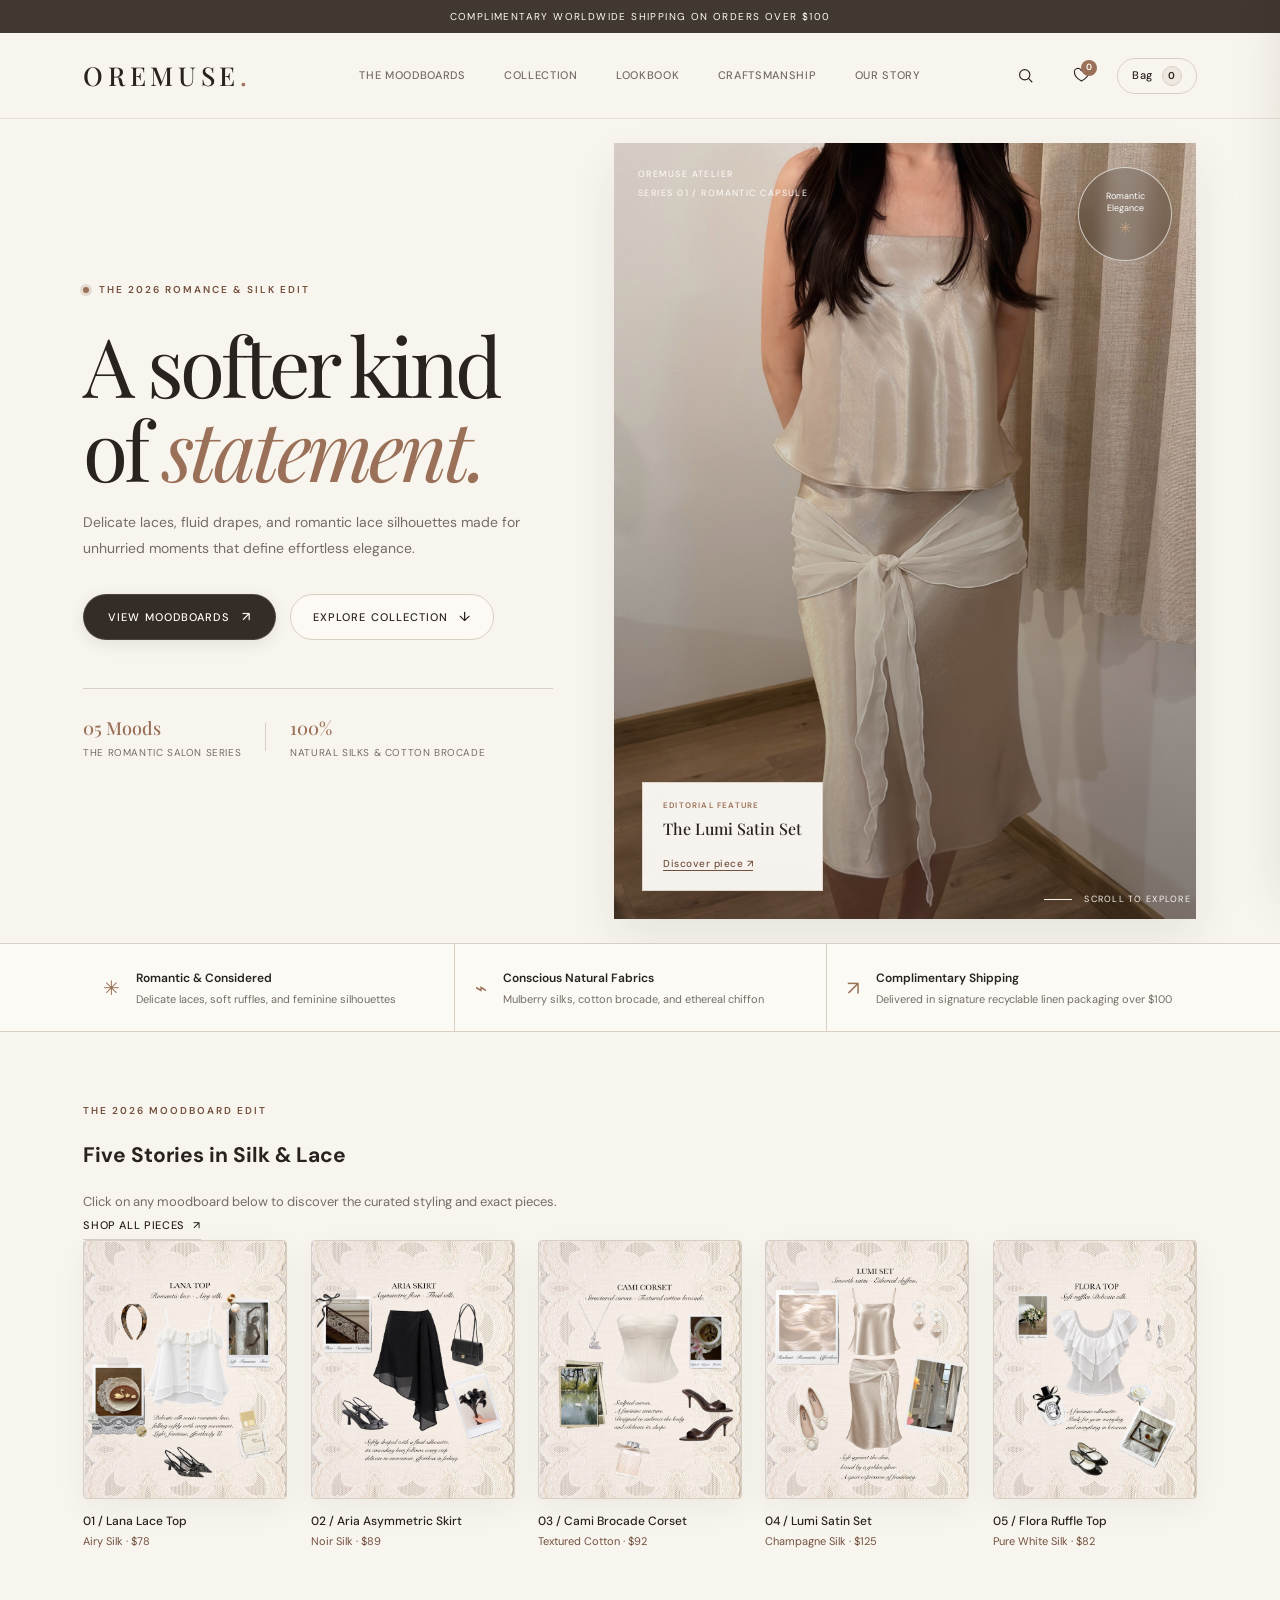
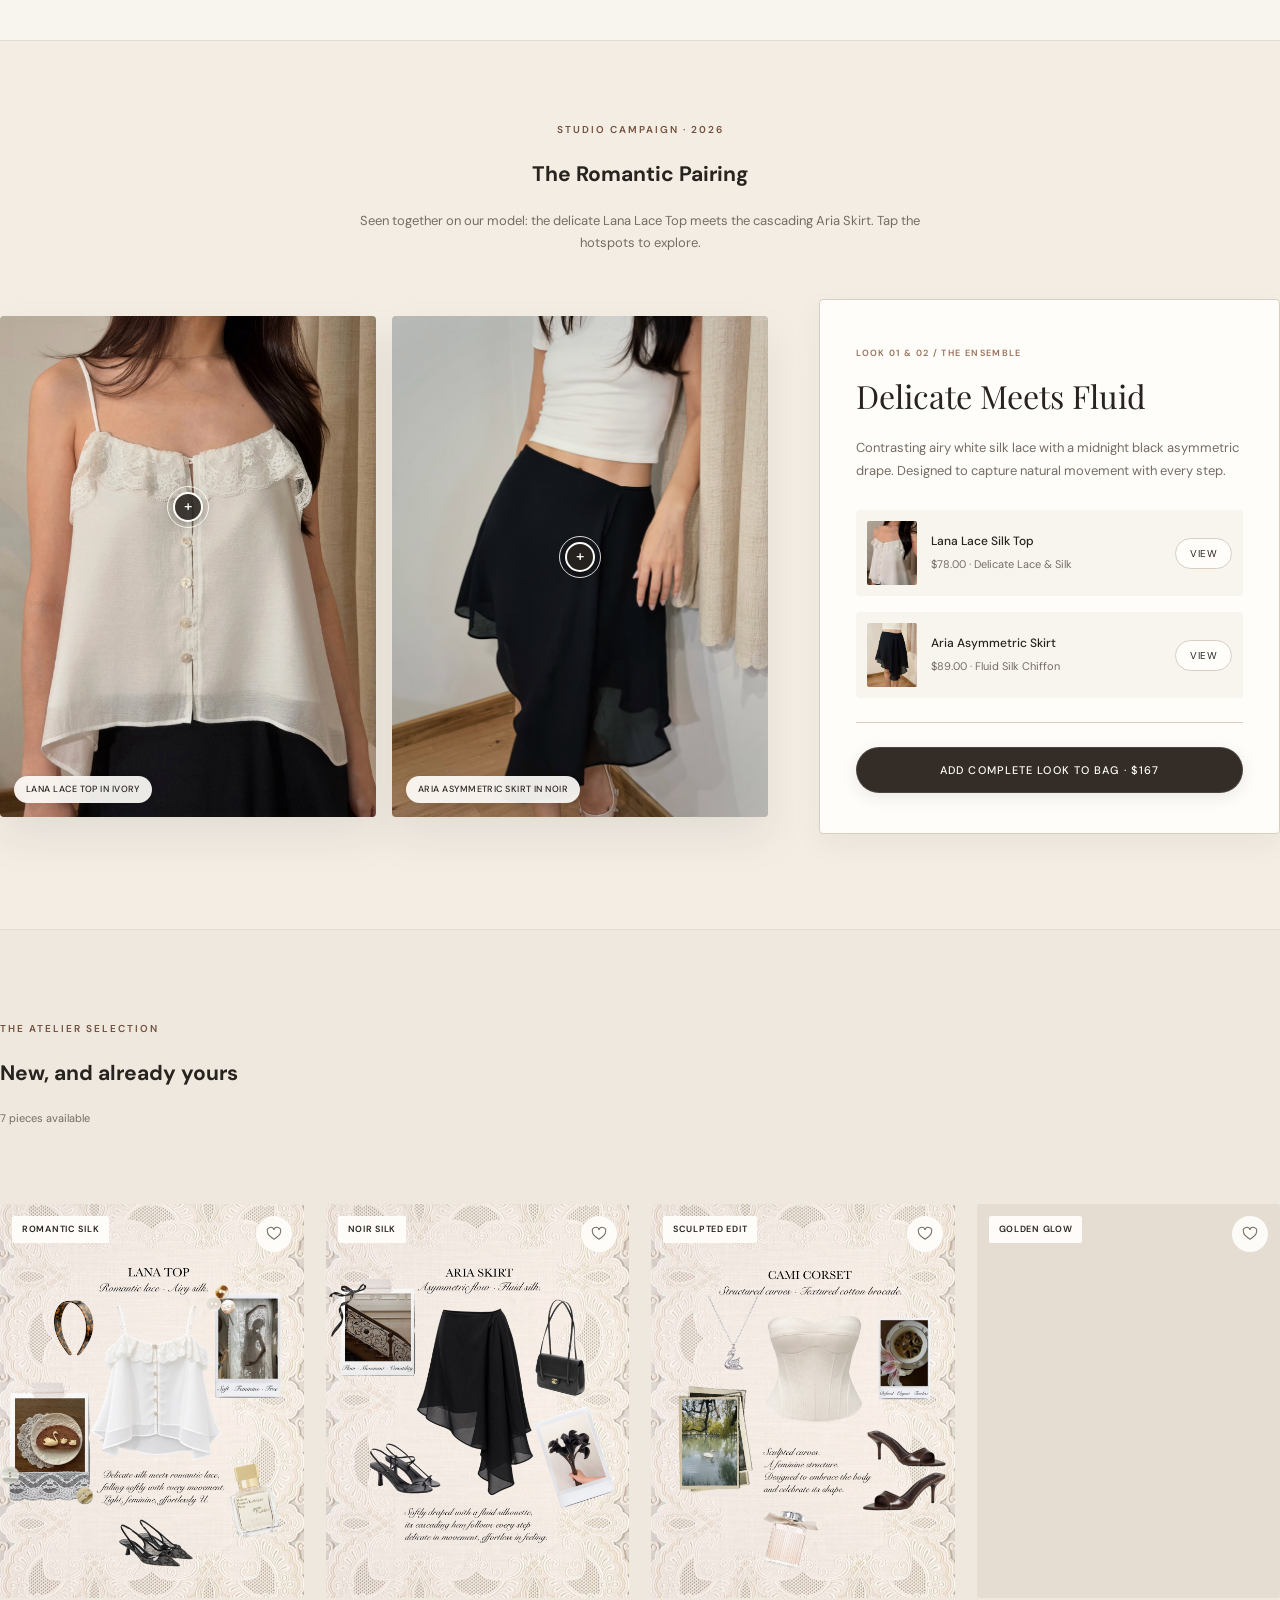
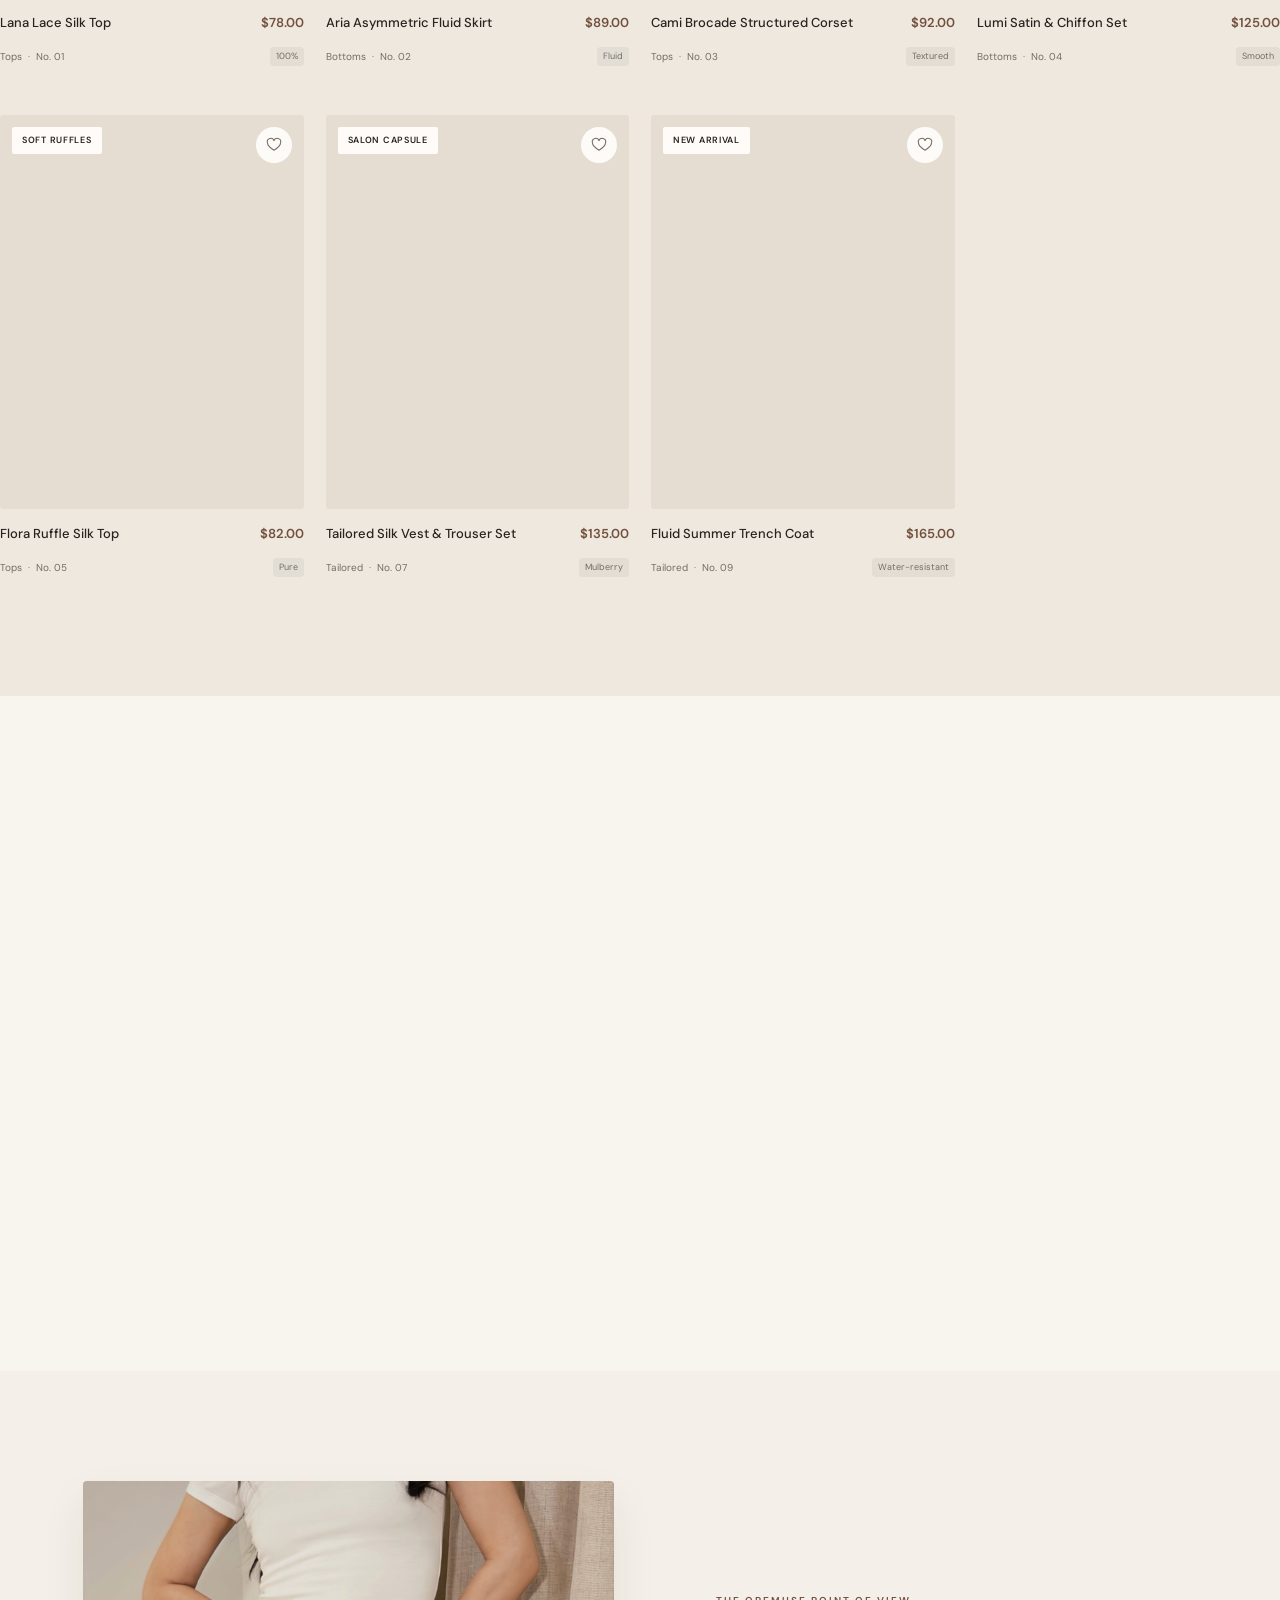
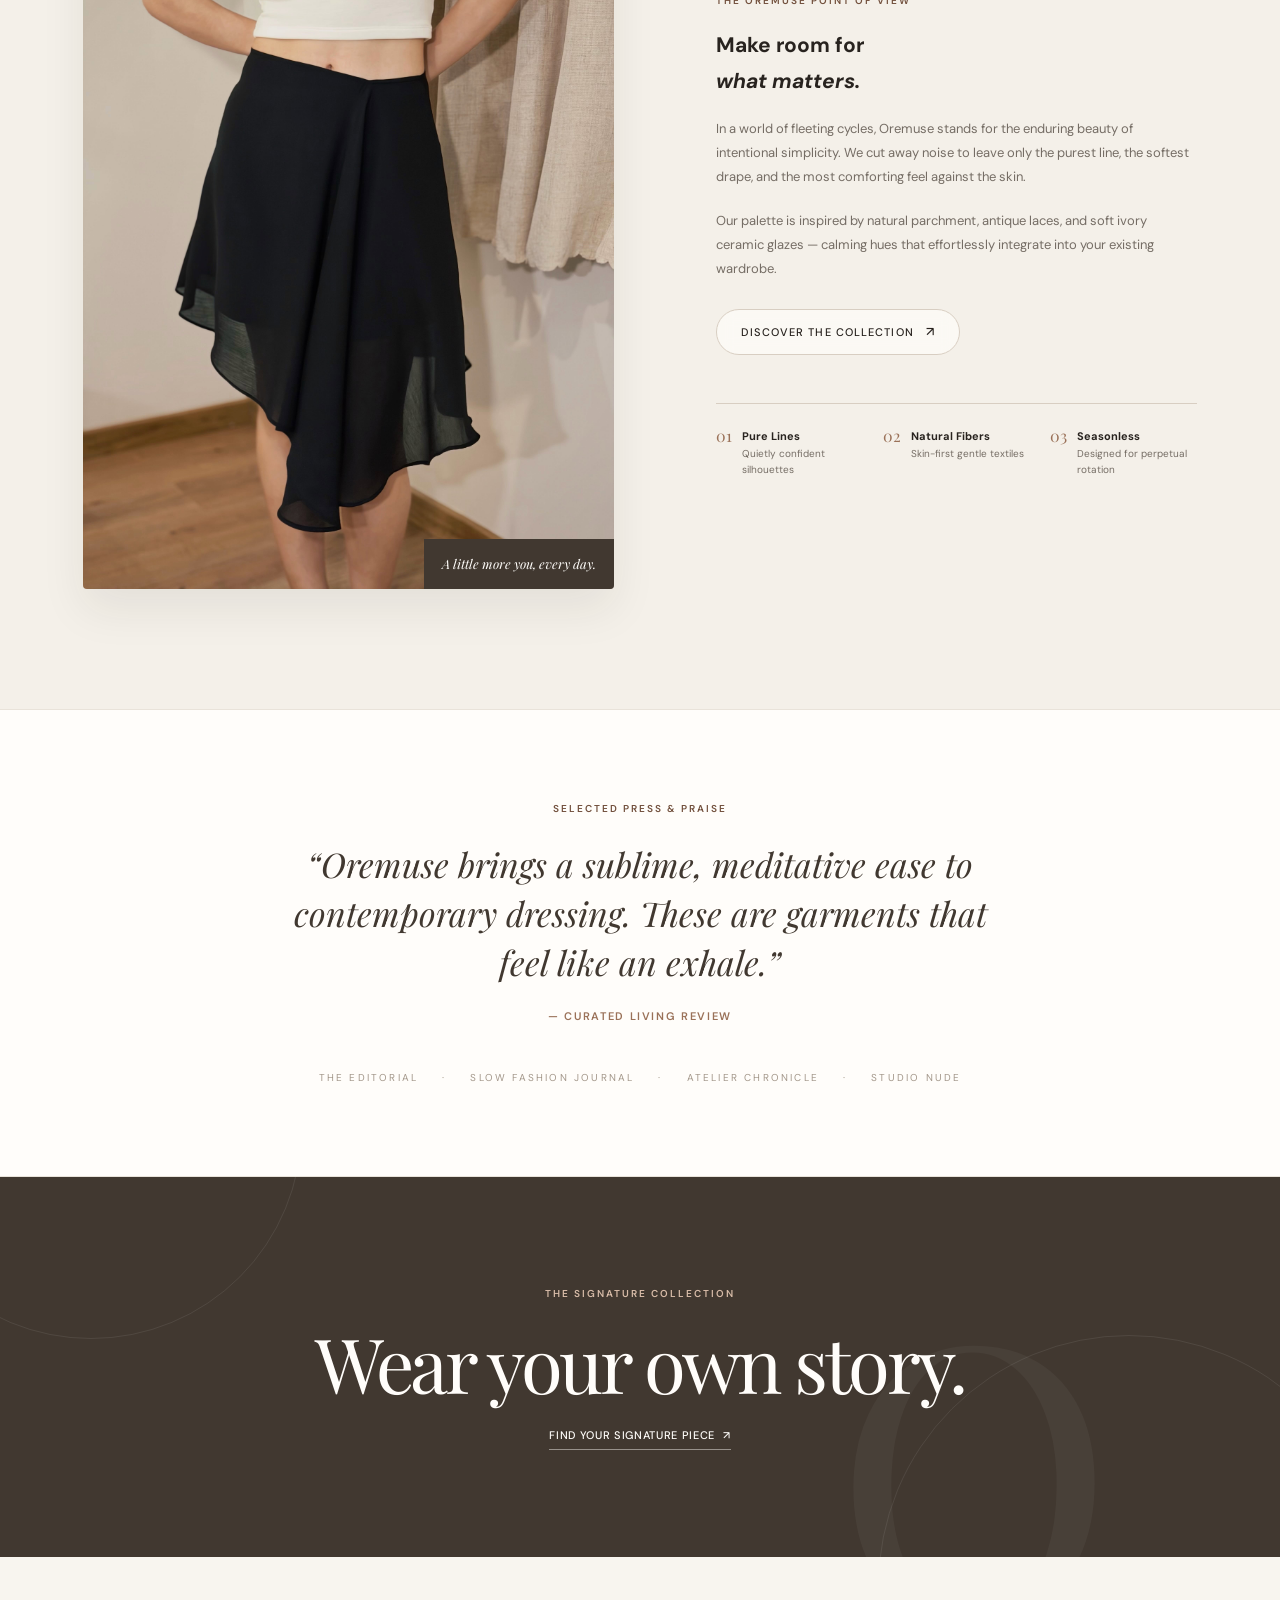
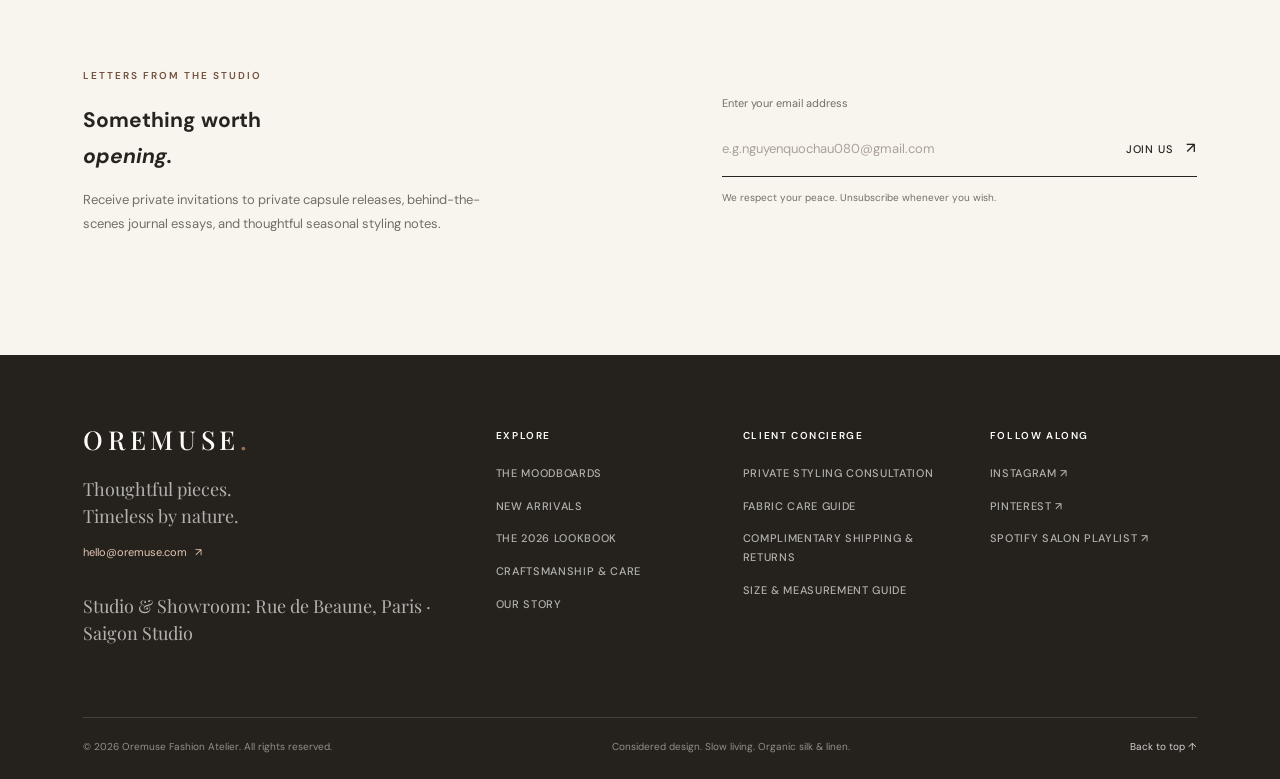
<file: index.html>
<!DOCTYPE html>
<html lang="en">

<head>
  <meta charset="UTF-8">
  <meta name="viewport" content="width=device-width, initial-scale=1.0">
  <meta name="theme-color" content="#f8f5ef">
  <meta name="description"
    content="Oremuse — Considered pieces, romantic silhouettes, and enduring silks for a wardrobe that feels like you.">

  <title>OREMUSE — The Art of Everyday Dressing</title>

  <link rel="preconnect" href="https://fonts.googleapis.com">
  <link rel="preconnect" href="https://fonts.gstatic.com" crossorigin>
  <link
    href="https://fonts.googleapis.com/css2?family=DM+Sans:ital,opsz,wght@0,9..40,300;0,9..40,400;0,9..40,500;0,9..40,600;1,9..40,300;1,9..40,400&family=Playfair+Display:ital,wght@0,400;0,500;0,600;1,400;1,500&display=swap"
    rel="stylesheet">
  <link rel="stylesheet" href="css/style.css">
  <script src="js/main.js" defer></script>
</head>

<body id="top">
  <!-- SITE HEADER WRAPPER -->
  <div id="site-header">
    <div class="announcement">
      <div class="announcement-slider">
        <span class="announcement-item is-active">Complimentary worldwide shipping on orders over $100</span>
        <span class="announcement-item">The New 2026 Romantic Moodboard Edit — Now Live</span>
        <span class="announcement-item">Crafted from 100% natural mulberry silk & organic linen</span>
      </div>
    </div>

    <header class="header" id="page-header">
      <button class="menu-toggle icon-button" type="button" aria-label="Open menu" aria-expanded="false"
        aria-controls="main-navigation">
        <span></span><span></span>
      </button>

      <a class="logo" href="index.html" aria-label="Oremuse Home">OREMUSE<span class="logo-period">.</span></a>

      <nav class="navigation" id="main-navigation" aria-label="Main navigation">
        <a href="#capsule">The Moodboards</a>
        <a href="#new-arrivals">Collection</a>
        <a href="#lookbook">Lookbook</a>
        <a href="#craft">Craftsmanship</a>
        <a href="#about">Our Story</a>
      </nav>

      <div class="header-actions">
        <button class="search-toggle icon-button" type="button" aria-label="Search collection" aria-expanded="false"
          aria-controls="search-panel">
          <svg viewBox="0 0 24 24" aria-hidden="true">
            <circle cx="11" cy="11" r="6.5"></circle>
            <path d="m16 16 4.5 4.5"></path>
          </svg>
        </button>
        <button class="wishlist-nav-toggle icon-button" id="open-wishlist" type="button" aria-label="View saved pieces">
          <svg viewBox="0 0 24 24" aria-hidden="true">
            <path d="M20.8 8.7c0 5.1-8.8 10.2-8.8 10.2S3.2 13.8 3.2 8.7A4.5 4.5 0 0 1 12 6.5a4.5 4.5 0 0 1 8.8 2.2Z">
            </path>
          </svg>
          <span class="nav-badge" id="saved-count">0</span>
        </button>
        <button class="cart-button" id="open-cart" type="button" aria-label="Open shopping bag, 0 items">
          <span class="cart-button-label">Bag</span><span class="cart-count" id="cart-count">0</span>
        </button>
      </div>
    </header>

    <div class="search-panel" id="search-panel" aria-hidden="true">
      <div class="search-panel-inner">
        <div class="search-header-row">
          <label for="product-search">Find something you love</label>
          <button class="close-search-btn" id="close-search-panel" type="button" aria-label="Close search">×</button>
        </div>
        <div class="search-field">
          <svg viewBox="0 0 24 24" aria-hidden="true">
            <circle cx="11" cy="11" r="6.5"></circle>
            <path d="m16 16 4.5 4.5"></path>
          </svg>
          <input id="product-search" type="search"
            placeholder="Search Lana lace top, Aria skirt, Cami corset, Lumi set..." autocomplete="off">
          <button id="clear-search" type="button" aria-label="Clear search">×</button>
        </div>
        <div class="search-suggestions">
          <span class="suggestion-title">Popular searches:</span>
          <button type="button" class="suggestion-chip" data-suggest="Lana">Lana Top</button>
          <button type="button" class="suggestion-chip" data-suggest="Aria">Aria Skirt</button>
          <button type="button" class="suggestion-chip" data-suggest="Corset">Cami Corset</button>
          <button type="button" class="suggestion-chip" data-suggest="Lumi">Lumi Set</button>
          <button type="button" class="suggestion-chip" data-suggest="Flora">Flora Top</button>
          <button type="button" class="suggestion-chip" data-suggest="Blazer">Blazer</button>
        </div>
        <div class="live-search-results" id="live-search-results"></div>
      </div>
    </div>
  </div>

  <main>
    <!-- HERO SECTION -->
    <section class="hero" aria-labelledby="hero-title">
      <div class="hero-copy">
        <p class="eyebrow"><span class="eyebrow-dot"></span> The 2026 Romance & Silk Edit</p>
        <h1 id="hero-title">A softer kind<br>of <em>statement.</em></h1>
        <p class="hero-description">Delicate laces, fluid drapes, and romantic lace silhouettes made for unhurried
          moments that define effortless elegance.</p>

        <div class="hero-actions">
          <a class="button button-dark" href="#capsule">View Moodboards <span aria-hidden="true">↗</span></a>
          <a class="hero-secondary-link" href="#new-arrivals">Explore Collection <span aria-hidden="true">↓</span></a>
        </div>

        <div class="hero-highlights">
          <div class="highlight-item">
            <span class="highlight-number">05 Moods</span>
            <span class="highlight-label">The Romantic Salon Series</span>
          </div>
          <div class="highlight-divider" aria-hidden="true"></div>
          <div class="highlight-item">
            <span class="highlight-number">100%</span>
            <span class="highlight-label">Natural Silks & Cotton Brocade</span>
          </div>
        </div>
      </div>

      <div class="hero-visual">
        <img src="assets/images/NudeBe.jpg" alt="Lumi Set editorial moodboard with smooth satin and ethereal chiffon"
          fetchpriority="high">
        <div class="hero-visual-overlay"></div>
        <div class="hero-image-label">
          <span>OREMUSE ATELIER</span>
          <span>SERIES 01 / ROMANTIC CAPSULE</span>
        </div>
        <div class="hero-seal" aria-hidden="true">
          <span>Romantic<br>Elegance</span>
          <b>✳</b>
        </div>
        <div class="hero-caption-card">
          <span class="caption-tag">Editorial Feature</span>
          <p class="caption-title">The Lumi Satin Set</p>
          <a href="#capsule" class="caption-link" data-open-product="4">Discover piece ↗</a>
        </div>
      </div>
      <a class="hero-scroll" href="#capsule" aria-label="Scroll to explore">
        <span></span> Scroll to explore
      </a>
    </section>

    <!-- PROMISE BAR -->
    <section class="promise-bar" aria-label="Oremuse service promises">
      <div class="promise-item">
        <span class="promise-icon" aria-hidden="true">✳</span>
        <div>
          <strong>Romantic & Considered</strong>
          <p>Delicate laces, soft ruffles, and feminine silhouettes</p>
        </div>
      </div>
      <div class="promise-item">
        <span class="promise-icon" aria-hidden="true">⌁</span>
        <div>
          <strong>Conscious Natural Fabrics</strong>
          <p>Mulberry silks, cotton brocade, and ethereal chiffon</p>
        </div>
      </div>
      <div class="promise-item">
        <span class="promise-icon" aria-hidden="true">↗</span>
        <div>
          <strong>Complimentary Shipping</strong>
          <p>Delivered in signature recyclable linen packaging over $100</p>
        </div>
      </div>
    </section>

    <!-- THE MOODBOARD CAPSULE SECTION (5 SIGNATURE COLLAGES) -->
    <section class="section capsule-section" id="capsule">
      <div class="section-top reveal">
        <div>
          <p class="eyebrow">The 2026 Moodboard Edit</p>
          <h2 class="section-title">Five Stories in Silk & Lace</h2>
          <p class="section-subtitle">Click on any moodboard below to discover the curated styling and exact pieces.</p>
        </div>
        <a class="text-link" href="#new-arrivals">Shop all pieces <span aria-hidden="true">↗</span></a>
      </div>

      <div class="moodboard-grid">
        <!-- Moodboard 1: Lana Top -->
        <article class="moodboard-card reveal" data-open-product="1">
          <div class="moodboard-image">
            <img src="assets/images/Collection5.jpg" alt="Lana Top moodboard with romantic lace and airy silk"
              loading="lazy">
            <div class="moodboard-overlay">
              <span class="moodboard-tag">Look 01</span>
              <h3>LANA TOP</h3>
              <p>Romantic lace · Airy silk</p>
              <button class="moodboard-view-btn" type="button">Quick View ↗</button>
            </div>
          </div>
          <div class="moodboard-footer">
            <strong>01 / Lana Lace Top</strong>
            <span>Airy Silk · $78</span>
          </div>
        </article>

        <!-- Moodboard 2: Aria Skirt -->
        <article class="moodboard-card reveal" data-open-product="2">
          <div class="moodboard-image">
            <img src="assets/images/Collection3.jpg" alt="Aria Skirt moodboard with asymmetric flow and fluid silk"
              loading="lazy">
            <div class="moodboard-overlay">
              <span class="moodboard-tag">Look 02</span>
              <h3>ARIA SKIRT</h3>
              <p>Asymmetric flow · Fluid silk</p>
              <button class="moodboard-view-btn" type="button">Quick View ↗</button>
            </div>
          </div>
          <div class="moodboard-footer">
            <strong>02 / Aria Asymmetric Skirt</strong>
            <span>Noir Silk · $89</span>
          </div>
        </article>

        <!-- Moodboard 3: Cami Corset -->
        <article class="moodboard-card reveal" data-open-product="3">
          <div class="moodboard-image">
            <img src="assets/images/Collection1.jpg"
              alt="Cami Corset moodboard with structured curves and cotton brocade" loading="lazy">
            <div class="moodboard-overlay">
              <span class="moodboard-tag">Look 03</span>
              <h3>CAMI CORSET</h3>
              <p>Structured curves · Cotton brocade</p>
              <button class="moodboard-view-btn" type="button">Quick View ↗</button>
            </div>
          </div>
          <div class="moodboard-footer">
            <strong>03 / Cami Brocade Corset</strong>
            <span>Textured Cotton · $92</span>
          </div>
        </article>

        <!-- Moodboard 4: Lumi Set -->
        <article class="moodboard-card reveal" data-open-product="4">
          <div class="moodboard-image">
            <img src="assets/images/Collection4.jpg" alt="Lumi Set moodboard with smooth satin and ethereal chiffon"
              loading="lazy">
            <div class="moodboard-overlay">
              <span class="moodboard-tag">Look 04</span>
              <h3>LUMI SET</h3>
              <p>Smooth satin · Ethereal chiffon</p>
              <button class="moodboard-view-btn" type="button">Quick View ↗</button>
            </div>
          </div>
          <div class="moodboard-footer">
            <strong>04 / Lumi Satin Set</strong>
            <span>Champagne Silk · $125</span>
          </div>
        </article>

        <!-- Moodboard 5: Flora Top -->
        <article class="moodboard-card reveal" data-open-product="5">
          <div class="moodboard-image">
            <img src="assets/images/Collection2.jpg" alt="Flora Top moodboard with soft ruffles and delicate silk"
              loading="lazy">
            <div class="moodboard-overlay">
              <span class="moodboard-tag">Look 05</span>
              <h3>FLORA TOP</h3>
              <p>Soft ruffles · Delicate silk</p>
              <button class="moodboard-view-btn" type="button">Quick View ↗</button>
            </div>
          </div>
          <div class="moodboard-footer">
            <strong>05 / Flora Ruffle Top</strong>
            <span>Pure White Silk · $82</span>
          </div>
        </article>
      </div>
    </section>

    <!-- INTERACTIVE LOOKBOOK (ON THE MODEL / SHOP THE LOOK) -->
    <section class="section lookbook-section" id="lookbook">
      <div class="lookbook-inner reveal">
        <div class="lookbook-header">
          <p class="eyebrow">Studio Campaign · 2026</p>
          <h2 class="section-title">The Romantic Pairing</h2>
          <p class="lookbook-intro">Seen together on our model: the delicate Lana Lace Top meets the cascading Aria
            Skirt. Tap the hotspots to explore.</p>
        </div>

        <div class="lookbook-stage">
          <div class="lookbook-visual-duo">
            <!-- Image 1: Lana Top worn by model -->
            <div class="lookbook-model-card">
              <img src="assets/images/babydoll1.jpg" alt="Model wearing Lana Lace Top" loading="lazy">
              <!-- Hotspot for Lana Top -->
              <div class="hotspot" style="top: 38%; left: 50%;" data-product-id="1" tabindex="0" role="button"
                aria-label="Explore Lana Lace Top">
                <span class="hotspot-pulse"></span>
                <span class="hotspot-dot">+</span>
                <div class="hotspot-popover">
                  <span class="popover-tag">Featured Top</span>
                  <strong class="popover-name">Lana Lace Top</strong>
                  <span class="popover-price">$78.00</span>
                  <span class="popover-action">Quick view ↗</span>
                </div>
              </div>
              <span class="lookbook-caption-pill">Lana Lace Top in Ivory</span>
            </div>

            <!-- Image 2: Aria Skirt in motion -->
            <div class="lookbook-model-card">
              <img src="assets/images/black3.jpg" alt="Model wearing Aria Asymmetric Skirt in motion" loading="lazy">
              <!-- Hotspot for Aria Skirt -->
              <div class="hotspot" style="top: 48%; left: 50%;" data-product-id="2" tabindex="0" role="button"
                aria-label="Explore Aria Skirt">
                <span class="hotspot-pulse"></span>
                <span class="hotspot-dot">+</span>
                <div class="hotspot-popover">
                  <span class="popover-tag">Featured Skirt</span>
                  <strong class="popover-name">Aria Asymmetric Skirt</strong>
                  <span class="popover-price">$89.00</span>
                  <span class="popover-action">Quick view ↗</span>
                </div>
              </div>
              <span class="lookbook-caption-pill">Aria Asymmetric Skirt in Noir</span>
            </div>
          </div>

          <div class="lookbook-side-card">
            <div class="side-card-top">
              <span class="badge-subtle">Look 01 & 02 / The Ensemble</span>
              <h3>Delicate Meets Fluid</h3>
              <p>Contrasting airy white silk lace with a midnight black asymmetric drape. Designed to capture natural
                movement with every step.</p>
            </div>

            <div class="lookbook-products-list">
              <div class="lookbook-mini-item" data-open-product="1">
                <img src="assets/images/babydoll.jpg" alt="Lana Lace Top">
                <div class="mini-info">
                  <strong>Lana Lace Silk Top</strong>
                  <span>$78.00 · Delicate Lace & Silk</span>
                </div>
                <button class="button-mini" type="button">View</button>
              </div>

              <div class="lookbook-mini-item" data-open-product="2">
                <img src="assets/images/black1.jpg" alt="Aria Skirt">
                <div class="mini-info">
                  <strong>Aria Asymmetric Skirt</strong>
                  <span>$89.00 · Fluid Silk Chiffon</span>
                </div>
                <button class="button-mini" type="button">View</button>
              </div>
            </div>

            <div class="side-card-footer">
              <button class="button button-dark" type="button" data-add-ensemble>Add Complete Look to Bag ·
                $167</button>
            </div>
          </div>
        </div>
      </div>
    </section>

    <!-- NEW ARRIVALS & CATALOG -->
    <section class="products-section" id="new-arrivals">
      <div class="section products-inner">
        <div class="section-top reveal">
          <div>
            <p class="eyebrow">The Atelier Selection</p>
            <h2 class="section-title">New, and already yours</h2>
          </div>
          <div class="catalog-status">
            <p class="product-count"><span id="visible-count">10</span> pieces available</p>
            <div class="sort-wrapper">
              <label for="product-sort" class="visually-hidden">Sort pieces</label>
              <!-- <select id="product-sort" class="sort-select" aria-label="Sort pieces by price or name">
                <option value="featured">Sort by: Featured</option>
                <option value="price-asc">Price: Low to High</option>
                <option value="price-desc">Price: High to Low</option>
                <option value="name-asc">Name: A to Z</option>
              </select> -->
            </div>
          </div>
        </div>

        <div class="product-toolbar reveal">
          <div class="filter-list" role="group" aria-label="Filter pieces by collection">
            <button class="filter-button is-active" type="button" data-filter="all" aria-pressed="true">All
              Pieces</button>
            <button class="filter-button" type="button" data-filter="tops" aria-pressed="false">Tops & Corsets</button>
            <button class="filter-button" type="button" data-filter="bottoms" aria-pressed="false">Skirts &
              Sets</button>
            <button class="filter-button" type="button" data-filter="tailored" aria-pressed="false">Tailored &
              Coats</button>
            <button class="filter-button" type="button" data-filter="favorites" aria-pressed="false">
              <span class="heart-icon" aria-hidden="true">♡</span> Saved (<span id="saved-filter-count">0</span>)
            </button>
          </div>
        </div>

        <div class="product-grid" id="product-grid" aria-live="polite">
          <!-- Rendered dynamically via main.js -->
        </div>
      </div>
    </section>

    <!-- THE CRAFT & FABRIC VALUES -->
    <section class="section craft-section" id="craft">
      <div class="craft-header reveal">
        <p class="eyebrow">Conscious Integrity</p>
        <h2 class="section-title">Materials that breathe with you</h2>
        <p class="craft-subtitle">Every weave is carefully selected for natural drape, breathability and timeless
          longevity.</p>
      </div>

      <div class="craft-grid">
        <article class="craft-card reveal">
          <span class="craft-num">01</span>
          <h3>Grade-6A Mulberry Silk</h3>
          <p>Sourced from sustainable sericulture farms. 22-momme weight provides a featherlight handle with an opulent,
            pearlescent lustre.</p>
          <div class="craft-tag">OEKO-TEX® Certified</div>
        </article>

        <article class="craft-card reveal">
          <span class="craft-num">02</span>
          <h3>Textured Cotton Brocade</h3>
          <p>Woven with structured architectural curves that hug the silhouette comfortably while providing effortless
            support.</p>
          <div class="craft-tag">Natural Weave</div>
        </article>

        <article class="craft-card reveal">
          <span class="craft-num">03</span>
          <h3>Considered Tailoring</h3>
          <p>French seams, concealed mother-of-pearl buttons, and fluid asymmetric hems created to celebrate individual
            movement.</p>
          <div class="craft-tag">Slow Batch Production</div>
        </article>
      </div>
    </section>

    <!-- BRAND STORY -->
    <section class="story-section" id="about">
      <div class="story-image reveal">
        <img src="assets/images/black2.jpg" alt="A close view of the Aria skirt in gentle movement" loading="lazy">
        <span class="story-image-note">A little more you, every day.</span>
      </div>
      <div class="story-content reveal">
        <p class="eyebrow">The Oremuse Point of View</p>
        <h2>Make room for<br><em>what matters.</em></h2>
        <p>In a world of fleeting cycles, Oremuse stands for the enduring beauty of intentional simplicity. We cut away
          noise to leave only the purest line, the softest drape, and the most comforting feel against the skin.</p>
        <p>Our palette is inspired by natural parchment, antique laces, and soft ivory ceramic glazes — calming hues
          that effortlessly integrate into your existing wardrobe.</p>

        <div class="story-actions">
          <a class="button button-outline" href="#new-arrivals">Discover The Collection <span
              aria-hidden="true">↗</span></a>
        </div>

        <div class="story-values">
          <div>
            <span>01</span>
            <p><strong>Pure Lines</strong><br>Quietly confident silhouettes</p>
          </div>
          <div>
            <span>02</span>
            <p><strong>Natural Fibers</strong><br>Skin-first gentle textiles</p>
          </div>
          <div>
            <span>03</span>
            <p><strong>Seasonless</strong><br>Designed for perpetual rotation</p>
          </div>
        </div>
      </div>
    </section>

    <!-- PRESS & TESTIMONIAL QUOTES -->
    <section class="press-section reveal">
      <div class="press-container">
        <p class="eyebrow">Selected Press & Praise</p>
        <div class="quote-carousel">
          <blockquote class="press-quote">
            <p>“Oremuse brings a sublime, meditative ease to contemporary dressing. These are garments that feel like an
              exhale.”</p>
            <cite>— Curated Living Review</cite>
          </blockquote>
        </div>
        <div class="press-logos">
          <span>THE EDITORIAL</span>
          <span>·</span>
          <span>SLOW FASHION JOURNAL</span>
          <span>·</span>
          <span>ATELIER CHRONICLE</span>
          <span>·</span>
          <span>STUDIO NUDE</span>
        </div>
      </div>
    </section>

    <!-- EDITORIAL BANNER -->
    <section class="editorial-strip reveal">
      <p class="eyebrow">The Signature Collection</p>
      <h2>Wear your own story.</h2>
      <a class="editorial-link" href="#new-arrivals">Find your signature piece <span aria-hidden="true">↗</span></a>
      <span class="editorial-mark" aria-hidden="true">O.</span>
    </section>

    <!-- NEWSLETTER -->
    <section class="newsletter-section reveal" id="newsletter">
      <div class="newsletter-copy">
        <p class="eyebrow">Letters from the Studio</p>
        <h2>Something worth<br><em>opening.</em></h2>
        <p>Receive private invitations to private capsule releases, behind-the-scenes journal essays, and thoughtful
          seasonal styling notes.</p>
      </div>
      <form class="newsletter-form" id="newsletter-form" novalidate>
        <label for="newsletter-email">Enter your email address</label>
        <div class="newsletter-field">
          <input id="newsletter-email" type="email" placeholder="e.g.nguyenquochau080@gmail.com" autocomplete="email"
            required>
          <button type="submit" aria-label="Join the Oremuse letters">Join us <span aria-hidden="true">↗</span></button>
        </div>
        <p class="newsletter-message" id="newsletter-message" aria-live="polite">We respect your peace. Unsubscribe
          whenever you wish.</p>
      </form>
    </section>
  </main>

  <!-- SITE FOOTER -->
  <div id="site-footer">
    <footer class="footer">
      <div class="footer-main">
        <div class="footer-brand">
          <a class="logo footer-logo" href="index.html">OREMUSE<span class="logo-period">.</span></a>
          <p>Thoughtful pieces.<br>Timeless by nature.</p>
          <a class="footer-email" href="mailto:hello@oremuse.com">hello@oremuse.com <span
              aria-hidden="true">↗</span></a>
        </div>

        <div class="footer-column">
          <h3>Explore</h3>
          <a href="#capsule">The Moodboards</a>
          <a href="#new-arrivals">New Arrivals</a>
          <a href="#lookbook">The 2026 Lookbook</a>
          <a href="#craft">Craftsmanship & Care</a>
          <a href="#about">Our Story</a>
        </div>

        <div class="footer-column">
          <h3>Client Concierge</h3>
          <a href="mailto:care@oremuse.com">Private Styling Consultation</a>
          <a href="#craft">Fabric Care Guide</a>
          <a href="#newsletter">Complimentary Shipping & Returns</a>
          <a href="#top">Size & Measurement Guide</a>
        </div>

        <div class="footer-column footer-social">
          <h3>Follow Along</h3>
          <a href="https://www.instagram.com/oremuse.label/" target="_blank" rel="noreferrer">Instagram <span
              aria-hidden="true">↗</span></a>
          <a href="https://www.facebook.com/profile.php?id=61595591756056" target="_blank" rel="noreferrer">Facebook
            <span aria-hidden="true">↗</span></a>
        </div>
      </div>

      <div class="footer-bottom">
        <p>© <span id="current-year">2026</span> Oremuse Fashion Atelier. All rights reserved.</p>
        <p>Considered design. Slow living. Organic silk & linen.</p>
        <a href="#top" aria-label="Back to top">Back to top ↑</a>
      </div>
    </footer>
  </div>

  <!-- CART BACKDROP & DRAWER -->
  <div class="cart-backdrop" id="cart-backdrop"></div>
  <aside class="cart-drawer" id="cart-drawer" role="dialog" aria-modal="true" aria-labelledby="cart-title"
    aria-hidden="true" tabindex="-1" inert>
    <div class="cart-header">
      <div>
        <p class="eyebrow">Your Selection</p>
        <h2 id="cart-title">Shopping Bag <span id="drawer-cart-count">(0)</span></h2>
      </div>
      <button class="icon-button close-cart" id="close-cart" type="button" aria-label="Close shopping bag">×</button>
    </div>

    <!-- Free shipping progress bar -->
    <div class="shipping-progress" id="shipping-progress" aria-live="polite">
      <div class="shipping-progress-text">
        <span class="shipping-icon" aria-hidden="true">✨</span>
        <p id="shipping-progress-copy">Complimentary shipping over $100.</p>
      </div>
      <div class="progress-track" aria-hidden="true"><span id="shipping-progress-fill"></span></div>
    </div>

    <!-- Items container -->
    <div class="cart-items" id="cart-items">
      <!-- Injected by JavaScript -->
    </div>

    <!-- Cart Footer & Checkout -->
    <div class="cart-bottom">
      <div class="cart-gift-option">
        <label class="gift-checkbox-label">
          <input type="checkbox" id="gift-checkbox">
          <span>Include complimentary signature linen pouch & handwritten gift card</span>
        </label>
      </div>

      <div class="cart-subtotal">
        <span>Estimated Subtotal</span>
        <strong id="cart-subtotal">$0.00</strong>
      </div>
      <p class="cart-note">Taxes & complimentary worldwide shipping calculated at checkout.</p>
      <button class="button button-dark checkout-button" id="checkout-button" type="button">
        <span>Proceed to Secure Checkout</span>
        <span aria-hidden="true">↗</span>
      </button>
    </div>
  </aside>

  <!-- QUICK VIEW PRODUCT MODAL (with Gallery Thumbnails) -->
  <div class="modal-backdrop" id="quick-view-backdrop" aria-hidden="true">
    <div class="quick-view-modal" id="quick-view-modal" role="dialog" aria-modal="true"
      aria-labelledby="modal-product-title">
      <button class="close-modal-button" id="close-quick-view" type="button"
        aria-label="Close product preview">×</button>
      <div class="modal-grid" id="modal-content">
        <!-- Injected dynamically via main.js -->
      </div>
    </div>
  </div>

  <!-- FLOATING TOAST -->
  <div class="toast" id="toast" role="status" aria-live="polite"></div>
</body>

</html>
</file>
<file: css/style.css>
:root {
  --bg: #f8f5ef;
  --surface: #eee8df;
  --surface-deep: #e3d7ca;
  --text: #28231f;
  --muted: #756d65;
  --line: #d8cec2;
  --line-light: rgba(216, 206, 194, 0.55);
  --accent: #9a7158;
  --accent-light: #c8a892;
  --accent-dark: #72503d;
  --ink-soft: #413830;
  --white: #fffdfa;
  --gold-subtle: #c4a482;
  --shadow-soft: 0 10px 30px rgba(40, 35, 31, 0.05);
  --shadow-float: 0 20px 45px rgba(40, 35, 31, 0.08);
  --shadow-modal: 0 30px 70px rgba(30, 25, 20, 0.16);
  --serif: "Playfair Display", Georgia, serif;
  --sans: "DM Sans", -apple-system, BlinkMacSystemFont, "Segoe UI", Roboto, sans-serif;
  --page-padding: clamp(24px, 6.5vw, 108px);
  --ease: cubic-bezier(0.2, 0.7, 0.25, 1);
  --ease-soft: cubic-bezier(0.16, 1, 0.3, 1);
}

* {
  box-sizing: border-box;
}

html {
  scroll-behavior: smooth;
  scroll-padding-top: 110px;
}

body {
  margin: 0;
  color: var(--text);
  background: var(--bg);
  font-family: var(--sans);
  font-size: 14px;
  line-height: 1.7;
  -webkit-font-smoothing: antialiased;
  -moz-osx-font-smoothing: grayscale;
}

body.no-scroll {
  overflow: hidden;
}

a {
  color: inherit;
  text-decoration: none;
}

button, input, select {
  color: inherit;
  font: inherit;
}

button {
  cursor: pointer;
}

button:focus-visible, a:focus-visible, input:focus-visible, select:focus-visible {
  outline: 2px solid var(--accent);
  outline-offset: 4px;
}

img {
  display: block;
  max-width: 100%;
}

.visually-hidden {
  position: absolute;
  width: 1px;
  height: 1px;
  padding: 0;
  margin: -1px;
  overflow: hidden;
  clip: rect(0, 0, 0, 0);
  white-space: nowrap;
  border: 0;
}

/* ==========================================================
   ANNOUNCEMENT BAR & SLIDER
   ========================================================== */
.announcement {
  min-height: 33px;
  display: flex;
  justify-content: center;
  align-items: center;
  padding: 7px 18px;
  color: var(--white);
  background: var(--ink-soft);
  text-align: center;
  font-size: 10px;
  letter-spacing: 0.14em;
  text-transform: uppercase;
  overflow: hidden;
  position: relative;
  z-index: 31;
}

.announcement-slider {
  position: relative;
  width: 100%;
  max-width: 800px;
  min-height: 16px;
  display: flex;
  justify-content: center;
  align-items: center;
}

.announcement-item {
  position: absolute;
  opacity: 0;
  transform: translateY(8px);
  transition: opacity 0.5s ease, transform 0.5s var(--ease);
  pointer-events: none;
  white-space: nowrap;
}

.announcement-item.is-active {
  position: relative;
  opacity: 1;
  transform: translateY(0);
  pointer-events: auto;
}

/* ==========================================================
   SITE HEADER & NAVIGATION
   ========================================================== */
.header {
  position: sticky;
  z-index: 30;
  top: 0;
  min-height: 86px;
  padding: 16px var(--page-padding);
  display: grid;
  grid-template-columns: 1fr auto 1fr;
  align-items: center;
  gap: 28px;
  background: rgba(248, 245, 239, 0.94);
  border-bottom: 1px solid var(--line-light);
  backdrop-filter: blur(20px);
  -webkit-backdrop-filter: blur(20px);
  transition: min-height 0.3s ease, background 0.3s ease, box-shadow 0.3s ease;
}

.header.is-scrolled {
  min-height: 72px;
  background: rgba(248, 245, 239, 0.98);
  box-shadow: 0 8px 28px rgba(40, 35, 31, 0.045);
}

.logo {
  justify-self: start;
  font-family: var(--serif);
  font-size: 26px;
  font-weight: 500;
  letter-spacing: 0.18em;
  line-height: 1;
  white-space: nowrap;
  transition: opacity 0.2s ease;
}

.logo:hover {
  opacity: 0.85;
}

.logo-period {
  color: var(--accent);
}

.navigation {
  display: flex;
  justify-content: center;
  align-items: center;
  gap: clamp(20px, 3vw, 42px);
}

.navigation a, .footer-column a {
  position: relative;
  width: fit-content;
  color: var(--muted);
  font-size: 11px;
  font-weight: 500;
  letter-spacing: 0.06em;
  text-transform: uppercase;
  transition: color 0.25s ease;
}

.navigation a::after, .footer-column a::after {
  position: absolute;
  right: 0;
  bottom: -4px;
  left: 0;
  height: 1px;
  content: "";
  background: var(--accent);
  transform: scaleX(0);
  transform-origin: right;
  transition: transform 0.3s var(--ease);
}

.navigation a:hover, .footer-column a:hover {
  color: var(--text);
}

.navigation a:hover::after, .footer-column a:hover::after {
  transform: scaleX(1);
  transform-origin: left;
}

.header-actions {
  display: flex;
  justify-self: end;
  align-items: center;
  gap: 16px;
}

.icon-button {
  display: inline-grid;
  place-items: center;
  width: 40px;
  height: 40px;
  padding: 8px;
  border: 0;
  border-radius: 50%;
  background: transparent;
  color: var(--text);
  position: relative;
  transition: background 0.2s ease, transform 0.2s ease;
}

.icon-button:hover {
  background: var(--surface);
  transform: translateY(-1px);
}

.icon-button svg {
  width: 19px;
  height: 19px;
  fill: none;
  stroke: currentColor;
  stroke-width: 1.45;
}

.nav-badge {
  position: absolute;
  top: 4px;
  right: 4px;
  min-width: 16px;
  height: 16px;
  padding: 0 4px;
  border-radius: 999px;
  background: var(--accent);
  color: var(--white);
  font-size: 9px;
  display: inline-grid;
  place-items: center;
  font-weight: 600;
  line-height: 1;
}

.cart-button {
  display: flex;
  align-items: center;
  gap: 9px;
  padding: 7px 14px;
  border: 1px solid var(--line);
  border-radius: 999px;
  background: transparent;
  font-size: 11px;
  font-weight: 500;
  letter-spacing: 0.05em;
  transition: all 0.25s ease;
}

.cart-button:hover {
  background: var(--text);
  color: var(--white);
  border-color: var(--text);
}

.cart-button:hover .cart-count {
  background: var(--white);
  color: var(--text);
  border-color: var(--white);
}

.cart-count {
  display: inline-grid;
  place-items: center;
  min-width: 20px;
  height: 20px;
  padding: 0 5px;
  border-radius: 50%;
  background: var(--surface);
  border: 1px solid var(--line);
  font-size: 10px;
  font-weight: 600;
  transition: all 0.25s ease;
}

.menu-toggle {
  display: none;
}

/* ==========================================================
   LIVE SEARCH PANEL
   ========================================================== */
.search-panel {
  position: fixed;
  z-index: 28;
  top: 119px;
  right: 0;
  left: 0;
  padding: 34px var(--page-padding) 36px;
  background: var(--bg);
  border-bottom: 1px solid var(--line);
  box-shadow: var(--shadow-float);
  opacity: 0;
  visibility: hidden;
  transform: translateY(-10px);
  transition: opacity 0.25s ease, transform 0.25s ease, visibility 0.25s;
}

.search-panel.is-open {
  opacity: 1;
  visibility: visible;
  transform: translateY(0);
}

.search-panel-inner {
  max-width: 820px;
  margin: 0 auto;
}

.search-header-row {
  display: flex;
  justify-content: space-between;
  align-items: center;
  margin-bottom: 12px;
}

.search-header-row label {
  font-family: var(--serif);
  font-size: 26px;
  font-weight: 400;
}

.close-search-btn {
  background: transparent;
  border: 0;
  font-size: 26px;
  line-height: 1;
  color: var(--muted);
  padding: 4px 8px;
  border-radius: 50%;
  transition: color 0.2s ease, background 0.2s ease;
}

.close-search-btn:hover {
  color: var(--text);
  background: var(--surface);
}

.search-field {
  display: flex;
  align-items: center;
  gap: 14px;
  padding-bottom: 4px;
  border-bottom: 1px solid var(--text);
}

.search-field svg {
  width: 22px;
  height: 22px;
  fill: none;
  stroke: var(--muted);
  stroke-width: 1.5;
}

.search-field input {
  width: 100%;
  padding: 12px 0;
  border: 0;
  outline: 0;
  background: transparent;
  font-size: 16px;
  color: var(--text);
}

.search-field input::placeholder {
  color: #aba196;
}

.search-field button {
  width: 32px;
  height: 32px;
  border: 0;
  border-radius: 50%;
  background: transparent;
  font-size: 20px;
  color: var(--muted);
  transition: background 0.2s ease;
}

.search-field button:hover {
  background: var(--surface);
  color: var(--text);
}

.search-suggestions {
  display: flex;
  align-items: center;
  flex-wrap: wrap;
  gap: 8px;
  margin-top: 14px;
}

.suggestion-title {
  color: var(--muted);
  font-size: 11px;
  letter-spacing: 0.05em;
  margin-right: 4px;
}

.suggestion-chip {
  padding: 4px 12px;
  border-radius: 999px;
  border: 1px solid var(--line);
  background: var(--white);
  color: var(--text);
  font-size: 11px;
  transition: all 0.2s ease;
}

.suggestion-chip:hover {
  background: var(--ink-soft);
  color: var(--white);
  border-color: var(--ink-soft);
}

.live-search-results {
  margin-top: 20px;
  max-height: 280px;
  overflow-y: auto;
  display: grid;
  grid-template-columns: repeat(auto-fill, minmax(220px, 1fr));
  gap: 12px;
}

.search-result-item {
  display: flex;
  align-items: center;
  gap: 12px;
  padding: 8px 12px;
  border-radius: 6px;
  background: rgba(255, 253, 250, 0.7);
  border: 1px solid var(--line-light);
  cursor: pointer;
  transition: background 0.2s ease, border-color 0.2s ease;
}

.search-result-item:hover {
  background: var(--white);
  border-color: var(--accent);
}

.search-result-item img {
  width: 44px;
  height: 54px;
  object-fit: cover;
  border-radius: 3px;
}

.search-result-item .result-info strong {
  display: block;
  font-size: 12px;
  font-weight: 500;
  line-height: 1.3;
}

.search-result-item .result-info span {
  font-size: 11px;
  color: var(--accent);
}

/* ==========================================================
   HERO SECTION
   ========================================================== */
.hero {
  position: relative;
  min-height: clamp(620px, calc(100svh - 120px), 820px);
  display: grid;
  grid-template-columns: 0.96fr 1.04fr;
  align-items: stretch;
  overflow: hidden;
  background: var(--bg);
}

.hero-copy {
  position: relative;
  z-index: 2;
  align-self: center;
  padding: 80px 4.8vw 100px var(--page-padding);
  animation: fade-up 0.8s 0.1s both;
}

.eyebrow {
  margin: 0;
  color: var(--accent-dark);
  font-size: 10px;
  font-weight: 600;
  letter-spacing: 0.2em;
  line-height: 1.8;
  text-transform: uppercase;
}

.hero-copy > .eyebrow {
  display: flex;
  align-items: center;
  gap: 10px;
}

.eyebrow-dot {
  width: 6px;
  height: 6px;
  border-radius: 50%;
  background: var(--accent);
  box-shadow: 0 0 0 3px rgba(154, 113, 88, 0.2);
}

.hero h1 {
  max-width: 680px;
  margin: 24px 0 20px;
  font-family: var(--serif);
  font-size: clamp(56px, 6.4vw, 92px);
  font-weight: 400;
  line-height: 1.02;
  letter-spacing: -0.05em;
}

.hero h1 em {
  color: var(--accent);
  font-weight: 400;
  font-style: italic;
}

.hero-description {
  max-width: 440px;
  margin: 0;
  color: var(--muted);
  font-size: 14px;
  line-height: 1.85;
}

.hero-actions {
  display: flex;
  align-items: center;
  flex-wrap: wrap;
  gap: 14px;
  margin-top: 32px;
}

.hero-highlights {
  display: flex;
  align-items: center;
  gap: 24px;
  margin-top: 48px;
  padding-top: 24px;
  border-top: 1px solid var(--line);
}

.highlight-item {
  display: flex;
  flex-direction: column;
}

.highlight-number {
  font-family: var(--serif);
  font-size: 18px;
  color: var(--accent);
  font-weight: 500;
}

.highlight-label {
  font-size: 10px;
  color: var(--muted);
  letter-spacing: 0.06em;
  text-transform: uppercase;
}

.highlight-divider {
  width: 1px;
  height: 28px;
  background: var(--line);
}

/* ==========================================================
   BUTTONS (Soft, Refined & Gentle Luxury)
   ========================================================== */
.button {
  display: inline-flex;
  justify-content: center;
  align-items: center;
  gap: 12px;
  min-height: 46px;
  padding: 11px 24px;
  border: 1px solid transparent;
  border-radius: 999px;
  font-size: 11px;
  font-weight: 500;
  letter-spacing: 0.1em;
  text-transform: uppercase;
  transition: all 0.3s var(--ease);
}

.button span {
  font-size: 13px;
  transition: transform 0.25s ease;
}

.button:hover span {
  transform: translate(2px, -2px);
}

.button-dark {
  color: var(--white);
  background: #342c26;
  border: 1px solid rgba(255, 253, 250, 0.12);
  box-shadow: 0 4px 16px rgba(52, 44, 38, 0.1);
}

.button-dark:hover {
  color: var(--white);
  background: var(--accent-dark);
  border-color: transparent;
  box-shadow: 0 8px 24px rgba(114, 80, 61, 0.22);
  transform: translateY(-2px);
}

.button-outline {
  color: var(--text);
  background: rgba(255, 253, 250, 0.65);
  border-color: var(--line);
  backdrop-filter: blur(8px);
}

.button-outline:hover {
  color: var(--white);
  background: #342c26;
  border-color: #342c26;
  transform: translateY(-2px);
  box-shadow: 0 6px 18px rgba(52, 44, 38, 0.12);
}

.hero-secondary-link {
  display: inline-flex;
  justify-content: center;
  align-items: center;
  gap: 10px;
  min-height: 46px;
  padding: 11px 22px;
  border-radius: 999px;
  border: 1px solid var(--line);
  background: rgba(255, 253, 250, 0.7);
  backdrop-filter: blur(8px);
  color: var(--text);
  font-size: 11px;
  font-weight: 500;
  letter-spacing: 0.1em;
  text-transform: uppercase;
  transition: all 0.3s var(--ease);
}

.hero-secondary-link span {
  font-size: 13px;
  transition: transform 0.25s ease;
}

.hero-secondary-link:hover {
  color: var(--accent-dark);
  background: var(--white);
  border-color: var(--accent);
  box-shadow: 0 6px 18px rgba(40, 35, 31, 0.06);
  transform: translateY(-2px);
}

.hero-secondary-link:hover span {
  transform: translateY(2px);
}

.text-link, .editorial-link {
  display: inline-flex;
  align-items: center;
  gap: 8px;
  width: fit-content;
  padding-bottom: 4px;
  border-bottom: 1px solid var(--line);
  font-size: 11px;
  font-weight: 500;
  letter-spacing: 0.06em;
  text-transform: uppercase;
  transition: border-color 0.25s ease, color 0.25s ease, transform 0.25s ease;
}

.text-link:hover, .editorial-link:hover {
  color: var(--accent-dark);
  border-color: currentColor;
  transform: translateX(3px);
}

.hero-visual {
  position: relative;
  min-height: 600px;
  margin: 24px var(--page-padding) 24px 0;
  overflow: hidden;
  background: var(--surface-deep);
  box-shadow: var(--shadow-float);
  animation: hero-image-enter 1.2s var(--ease) both;
}

.hero-visual-overlay {
  position: absolute;
  inset: 0;
  background: linear-gradient(180deg, rgba(30, 25, 20, 0.06) 0%, rgba(30, 25, 20, 0.4) 100%);
  pointer-events: none;
}

.hero-visual > img {
  width: 100%;
  height: 100%;
  min-height: inherit;
  object-fit: cover;
  object-position: center 25%;
  transition: transform 1.4s var(--ease);
}

.hero-visual:hover > img {
  transform: scale(1.03);
}

.hero-image-label {
  position: absolute;
  top: 24px;
  left: 24px;
  z-index: 2;
  display: flex;
  flex-direction: column;
  gap: 4px;
  color: var(--white);
  font-size: 9px;
  letter-spacing: 0.16em;
  text-transform: uppercase;
}

.hero-seal {
  position: absolute;
  top: 24px;
  right: 24px;
  z-index: 2;
  width: 94px;
  height: 94px;
  display: grid;
  align-content: center;
  justify-items: center;
  border: 1px solid rgba(255, 253, 250, 0.65);
  border-radius: 50%;
  color: var(--white);
  text-align: center;
  font-size: 9px;
  line-height: 1.35;
  backdrop-filter: blur(8px);
  -webkit-backdrop-filter: blur(8px);
  background: rgba(30, 25, 20, 0.2);
}

.hero-seal b {
  margin-top: 4px;
  font-size: 15px;
  font-weight: 400;
  color: var(--gold-subtle);
}

.hero-caption-card {
  position: absolute;
  bottom: 28px;
  left: 28px;
  z-index: 2;
  padding: 16px 20px;
  background: rgba(255, 253, 250, 0.94);
  backdrop-filter: blur(12px);
  border: 1px solid rgba(216, 206, 194, 0.8);
  max-width: 250px;
  box-shadow: 0 10px 25px rgba(0, 0, 0, 0.08);
}

.caption-tag {
  display: block;
  font-size: 8px;
  letter-spacing: 0.15em;
  text-transform: uppercase;
  color: var(--accent);
  font-weight: 600;
}

.caption-title {
  margin: 3px 0 8px;
  font-family: var(--serif);
  font-size: 16px;
  font-weight: 500;
  color: var(--text);
}

.caption-link {
  font-size: 10px;
  font-weight: 500;
  letter-spacing: 0.05em;
  color: var(--accent-dark);
  border-bottom: 1px solid currentColor;
}

.hero-scroll {
  position: absolute;
  bottom: 36px;
  right: calc(var(--page-padding) + 6px);
  z-index: 2;
  display: flex;
  align-items: center;
  gap: 12px;
  color: rgba(255, 253, 250, 0.95);
  font-size: 9px;
  letter-spacing: 0.14em;
  text-transform: uppercase;
}

.hero-scroll span {
  width: 28px;
  height: 1px;
  background: currentColor;
}

/* ==========================================================
   PROMISE BAR
   ========================================================== */
.promise-bar {
  display: grid;
  grid-template-columns: repeat(3, 1fr);
  align-items: stretch;
  padding: 0 var(--page-padding);
  border-top: 1px solid var(--line);
  border-bottom: 1px solid var(--line);
  background: rgba(255, 253, 250, 0.6);
}

.promise-item {
  display: flex;
  align-items: center;
  gap: 16px;
  padding: 24px 20px;
}

.promise-item + .promise-item {
  border-left: 1px solid var(--line);
}

.promise-item strong {
  display: block;
  font-size: 12px;
  font-weight: 600;
  color: var(--text);
}

.promise-item p {
  margin: 2px 0 0;
  color: var(--muted);
  font-size: 11px;
  line-height: 1.5;
}

.promise-icon {
  color: var(--accent);
  font-size: 20px;
  flex-shrink: 0;
}

/* ==========================================================
   THE 2026 MOODBOARD CAPSULE SECTION (5 COLLAGES)
   ========================================================== */
.capsule-section {
  padding: 70px var(--page-padding) 90px;
  background: var(--bg);
}

.section-subtitle {
  margin: 6px 0 0;
  color: var(--muted);
  font-size: 13px;
}

.moodboard-grid {
  display: grid;
  grid-template-columns: repeat(5, 1fr);
  gap: clamp(14px, 1.8vw, 24px);
}

.moodboard-card {
  cursor: pointer;
  display: flex;
  flex-direction: column;
}

.moodboard-image {
  position: relative;
  aspect-ratio: 0.787;
  overflow: hidden;
  border-radius: 4px;
  border: 1px solid var(--line);
  box-shadow: var(--shadow-soft);
  background: #fbf9f5;
  transition: transform 0.35s var(--ease), box-shadow 0.35s var(--ease);
}

.moodboard-image img {
  width: 100%;
  height: 100%;
  object-fit: cover;
  transition: transform 0.8s var(--ease);
}

.moodboard-card:hover .moodboard-image {
  transform: translateY(-6px);
  box-shadow: var(--shadow-float);
  border-color: var(--accent-light);
}

.moodboard-card:hover .moodboard-image img {
  transform: scale(1.04);
}

.moodboard-overlay {
  position: absolute;
  inset: 0;
  background: linear-gradient(0deg, rgba(30, 25, 20, 0.75) 0%, rgba(30, 25, 20, 0.2) 60%, transparent 100%);
  display: flex;
  flex-direction: column;
  justify-content: flex-end;
  padding: 18px 16px;
  color: var(--white);
  opacity: 0;
  transition: opacity 0.3s ease;
}

.moodboard-card:hover .moodboard-overlay {
  opacity: 1;
}

.moodboard-tag {
  font-size: 9px;
  letter-spacing: 0.15em;
  text-transform: uppercase;
  color: var(--gold-subtle);
  font-weight: 600;
}

.moodboard-overlay h3 {
  margin: 3px 0 2px;
  font-family: var(--serif);
  font-size: 18px;
  font-weight: 500;
  line-height: 1.2;
}

.moodboard-overlay p {
  margin: 0 0 12px;
  font-size: 10px;
  color: rgba(255, 253, 250, 0.8);
}

.moodboard-view-btn {
  padding: 6px 12px;
  border-radius: 999px;
  border: 1px solid rgba(255, 253, 250, 0.8);
  background: rgba(255, 253, 250, 0.2);
  backdrop-filter: blur(4px);
  color: var(--white);
  font-size: 10px;
  font-weight: 500;
  letter-spacing: 0.05em;
  text-transform: uppercase;
  align-self: flex-start;
  transition: all 0.2s ease;
}

.moodboard-view-btn:hover {
  background: var(--white);
  color: var(--text);
}

.moodboard-footer {
  margin-top: 12px;
  display: flex;
  flex-direction: column;
}

.moodboard-footer strong {
  font-size: 12px;
  font-weight: 500;
  color: var(--text);
}

.moodboard-footer span {
  font-size: 11px;
  color: var(--accent-dark);
}

/* ==========================================================
   INTERACTIVE LOOKBOOK SECTION (ON THE MODEL)
   ========================================================== */
.lookbook-section {
  background: #f3ede4;
  padding-top: 80px;
  padding-bottom: 95px;
  border-top: 1px solid var(--line-light);
  border-bottom: 1px solid var(--line-light);
}

.lookbook-header {
  text-align: center;
  max-width: 600px;
  margin: 0 auto 45px;
}

.lookbook-intro {
  margin: 10px 0 0;
  color: var(--muted);
  font-size: 13px;
}

.lookbook-stage {
  display: grid;
  grid-template-columns: 1.25fr 0.75fr;
  gap: clamp(30px, 4vw, 60px);
  align-items: center;
}

.lookbook-visual-duo {
  display: grid;
  grid-template-columns: 1fr 1fr;
  gap: 16px;
}

.lookbook-model-card {
  position: relative;
  aspect-ratio: 0.75;
  overflow: hidden;
  border-radius: 4px;
  background: var(--surface);
  box-shadow: var(--shadow-float);
}

.lookbook-model-card img {
  width: 100%;
  height: 100%;
  object-fit: cover;
  object-position: center 25%;
  transition: transform 1.2s var(--ease);
}

.lookbook-model-card:hover img {
  transform: scale(1.035);
}

.lookbook-caption-pill {
  position: absolute;
  bottom: 14px;
  left: 14px;
  padding: 6px 12px;
  background: rgba(255, 253, 250, 0.92);
  backdrop-filter: blur(8px);
  border-radius: 999px;
  font-size: 9px;
  font-weight: 500;
  letter-spacing: 0.05em;
  text-transform: uppercase;
  color: var(--text);
  box-shadow: 0 4px 12px rgba(0,0,0,0.08);
}

/* Hotspot Pins */
.hotspot {
  position: absolute;
  z-index: 5;
  transform: translate(-50%, -50%);
  cursor: pointer;
  outline: none;
}

.hotspot-pulse {
  position: absolute;
  inset: -6px;
  border-radius: 50%;
  border: 1px solid rgba(255, 253, 250, 0.85);
  animation: pulse-ring 2.4s infinite cubic-bezier(0.2, 0.7, 0.2, 1);
}

.hotspot-dot {
  display: grid;
  place-items: center;
  width: 30px;
  height: 30px;
  border-radius: 50%;
  background: rgba(40, 35, 31, 0.88);
  color: var(--white);
  border: 2px solid var(--white);
  font-size: 15px;
  line-height: 1;
  font-weight: 500;
  box-shadow: 0 4px 14px rgba(0,0,0,0.3);
  transition: transform 0.25s ease, background 0.25s ease;
}

.hotspot:hover .hotspot-dot,
.hotspot:focus .hotspot-dot {
  transform: scale(1.15);
  background: var(--accent);
}

.hotspot-popover {
  position: absolute;
  bottom: calc(100% + 14px);
  left: 50%;
  transform: translateX(-50%) translateY(8px);
  background: var(--white);
  padding: 12px 16px;
  border-radius: 4px;
  box-shadow: var(--shadow-float);
  border: 1px solid var(--line);
  min-width: 175px;
  text-align: left;
  opacity: 0;
  visibility: hidden;
  pointer-events: none;
  transition: all 0.25s var(--ease);
}

.hotspot:hover .hotspot-popover,
.hotspot:focus .hotspot-popover {
  opacity: 1;
  visibility: visible;
  transform: translateX(-50%) translateY(0);
  pointer-events: auto;
}

.popover-tag {
  display: block;
  font-size: 8px;
  letter-spacing: 0.12em;
  text-transform: uppercase;
  color: var(--accent);
}

.popover-name {
  display: block;
  font-size: 12px;
  font-weight: 500;
  margin: 2px 0 4px;
  color: var(--text);
}

.popover-price {
  display: block;
  font-size: 12px;
  font-weight: 600;
  color: var(--accent-dark);
}

.popover-action {
  display: inline-block;
  margin-top: 6px;
  font-size: 10px;
  color: var(--muted);
  text-decoration: underline;
}

.lookbook-side-card {
  padding: 40px 36px;
  background: var(--white);
  border: 1px solid var(--line);
  box-shadow: var(--shadow-soft);
  border-radius: 4px;
}

.badge-subtle {
  display: inline-block;
  font-size: 9px;
  letter-spacing: 0.15em;
  text-transform: uppercase;
  color: var(--accent);
  margin-bottom: 8px;
  font-weight: 600;
}

.side-card-top h3 {
  margin: 0;
  font-family: var(--serif);
  font-size: 32px;
  font-weight: 400;
}

.side-card-top p {
  margin: 12px 0 28px;
  color: var(--muted);
  font-size: 13px;
  line-height: 1.8;
}

.lookbook-products-list {
  display: flex;
  flex-direction: column;
  gap: 16px;
  padding-bottom: 24px;
  border-bottom: 1px solid var(--line);
}

.lookbook-mini-item {
  display: flex;
  align-items: center;
  gap: 14px;
  padding: 10px;
  border-radius: 4px;
  background: var(--bg);
  border: 1px solid transparent;
  cursor: pointer;
  transition: all 0.2s ease;
}

.lookbook-mini-item:hover {
  border-color: var(--accent);
  background: var(--white);
}

.lookbook-mini-item img {
  width: 50px;
  height: 64px;
  object-fit: cover;
  border-radius: 2px;
}

.mini-info strong {
  display: block;
  font-size: 12px;
  font-weight: 500;
}

.mini-info span {
  font-size: 11px;
  color: var(--muted);
}

.button-mini {
  margin-left: auto;
  padding: 6px 14px;
  border: 1px solid var(--line);
  background: var(--white);
  font-size: 10px;
  text-transform: uppercase;
  letter-spacing: 0.05em;
  border-radius: 999px;
  transition: all 0.2s ease;
}

.lookbook-mini-item:hover .button-mini {
  background: var(--text);
  color: var(--white);
  border-color: var(--text);
}

.side-card-footer {
  margin-top: 24px;
}

.side-card-footer .button {
  width: 100%;
}

/* ==========================================================
   PRODUCTS CATALOG & TOOLBAR
   ========================================================== */
.products-section {
  background: var(--surface);
}

.products-inner {
  padding-top: 90px;
  padding-bottom: 110px;
}

.catalog-status {
  display: flex;
  align-items: center;
  gap: 18px;
}

.product-count {
  color: var(--muted);
  font-size: 11px;
  margin: 0;
  white-space: nowrap;
}

.sort-select {
  padding: 8px 14px;
  border-radius: 999px;
  border: 1px solid var(--line);
  background: var(--white);
  font-size: 11px;
  color: var(--text);
  cursor: pointer;
  outline: none;
  transition: border-color 0.2s ease;
}

.sort-select:hover, .sort-select:focus {
  border-color: var(--text);
}

.product-toolbar {
  display: flex;
  justify-content: space-between;
  align-items: center;
  gap: 20px;
  margin-bottom: 34px;
}

.filter-list {
  display: flex;
  flex-wrap: wrap;
  gap: 8px;
}

.filter-button {
  min-height: 38px;
  padding: 9px 16px;
  border: 1px solid transparent;
  border-radius: 999px;
  background: transparent;
  color: var(--muted);
  font-size: 11px;
  font-weight: 500;
  letter-spacing: 0.04em;
  transition: all 0.2s ease;
}

.filter-button:hover {
  color: var(--text);
  border-color: var(--line);
  background: rgba(255, 253, 250, 0.4);
}

.filter-button.is-active {
  color: var(--white);
  background: var(--text);
  border-color: var(--text);
}

.filter-button .heart-icon {
  margin-right: 4px;
  font-size: 13px;
}

.toolbar-note {
  color: var(--muted);
  font-size: 11px;
  white-space: nowrap;
}

/* Product Cards Grid & Image Flip on Hover */
.product-grid {
  display: grid;
  grid-template-columns: repeat(4, minmax(0, 1fr));
  gap: 40px 22px;
}

.product-card {
  min-width: 0;
  animation: card-enter 0.5s var(--card-delay, 0ms) both;
  display: flex;
  flex-direction: column;
}

.product-visual {
  position: relative;
  aspect-ratio: 0.77;
  overflow: hidden;
  background: #e5ddd2;
  border-radius: 3px;
}

.product-visual-image-wrapper {
  position: relative;
  width: 100%;
  height: 100%;
}

.product-img-primary,
.product-img-hover {
  width: 100%;
  height: 100%;
  object-fit: cover;
  object-position: center 25%;
  transition: transform 0.85s var(--ease), opacity 0.5s ease;
}

.product-img-hover {
  position: absolute;
  inset: 0;
  opacity: 0;
  pointer-events: none;
}

.product-card:hover .product-img-hover {
  opacity: 1;
}

.product-card:hover .product-img-primary {
  transform: scale(1.05);
}

.product-card:hover .product-img-hover {
  transform: scale(1.05);
}

.product-tag {
  position: absolute;
  top: 12px;
  left: 12px;
  z-index: 3;
  padding: 6px 10px;
  color: var(--text);
  background: rgba(255, 253, 250, 0.94);
  font-size: 9px;
  letter-spacing: 0.08em;
  text-transform: uppercase;
  font-weight: 600;
  backdrop-filter: blur(4px);
  border-radius: 2px;
}

.wishlist-toggle {
  position: absolute;
  top: 12px;
  right: 12px;
  z-index: 3;
  display: grid;
  width: 36px;
  height: 36px;
  place-items: center;
  border: 0;
  border-radius: 50%;
  background: rgba(255, 253, 250, 0.92);
  color: var(--muted);
  backdrop-filter: blur(4px);
  transition: all 0.25s ease;
}

.wishlist-toggle:hover {
  transform: scale(1.1);
  color: #8e534c;
}

.wishlist-toggle[aria-pressed="true"] {
  color: #8e534c;
}

.wishlist-toggle svg {
  width: 18px;
  height: 18px;
  fill: transparent;
  stroke: currentColor;
  stroke-width: 1.4;
  transition: fill 0.2s ease;
}

.wishlist-toggle[aria-pressed="true"] svg {
  fill: currentColor;
}

/* Card Action Hover Bar */
.product-card-actions {
  position: absolute;
  right: 12px;
  bottom: 12px;
  left: 12px;
  z-index: 3;
  display: grid;
  grid-template-columns: 1fr auto;
  gap: 8px;
  transform: translateY(calc(100% + 14px));
  opacity: 0;
  transition: all 0.3s var(--ease);
}

.product-card:hover .product-card-actions,
.product-card:focus-within .product-card-actions {
  transform: translateY(0);
  opacity: 1;
}

.quick-add-btn {
  display: flex;
  justify-content: space-between;
  align-items: center;
  min-height: 42px;
  padding: 0 14px;
  border: 0;
  color: var(--text);
  background: rgba(255, 253, 250, 0.96);
  font-size: 11px;
  font-weight: 500;
  text-align: left;
  backdrop-filter: blur(8px);
  border-radius: 2px;
  transition: all 0.2s ease;
}

.quick-add-btn:hover {
  background: var(--text);
  color: var(--white);
}

.quick-view-btn {
  width: 42px;
  height: 42px;
  display: grid;
  place-items: center;
  border: 0;
  background: rgba(255, 253, 250, 0.96);
  color: var(--text);
  font-size: 14px;
  backdrop-filter: blur(8px);
  border-radius: 2px;
  transition: all 0.2s ease;
}

.quick-view-btn:hover {
  background: var(--accent);
  color: var(--white);
}

.product-info {
  display: flex;
  justify-content: space-between;
  align-items: baseline;
  gap: 12px;
  padding-top: 14px;
}

.product-info h3 {
  margin: 0;
  font-size: 13px;
  font-weight: 500;
  line-height: 1.35;
}

.product-info > p {
  margin: 0;
  font-size: 13px;
  font-weight: 600;
  color: var(--accent-dark);
  white-space: nowrap;
}

.product-meta {
  display: flex;
  justify-content: space-between;
  align-items: center;
  margin-top: 4px;
}

.product-category {
  color: var(--muted);
  font-size: 10px;
}

.product-category span {
  padding: 0 3px;
  color: var(--accent);
}

.product-material-pill {
  font-size: 9px;
  color: var(--muted);
  background: rgba(40, 35, 31, 0.05);
  padding: 2px 6px;
  border-radius: 4px;
}

.empty-products {
  grid-column: 1 / -1;
  min-height: 280px;
  display: flex;
  flex-direction: column;
  justify-content: center;
  align-items: center;
  padding: 40px;
  text-align: center;
}

.empty-products-mark {
  color: var(--accent);
  font-size: 26px;
}

.empty-products h3 {
  margin: 10px 0 4px;
  font-family: var(--serif);
  font-size: 28px;
  font-weight: 400;
}

.empty-products p {
  max-width: 360px;
  margin: 0 0 16px;
  color: var(--muted);
  font-size: 12px;
}

/* ==========================================================
   THE CRAFT & MATERIAL VALUES SECTION
   ========================================================== */
.craft-section {
  background: var(--bg);
  padding-top: 90px;
  padding-bottom: 110px;
}

.craft-header {
  text-align: center;
  max-width: 650px;
  margin: 0 auto 55px;
}

.craft-subtitle {
  color: var(--muted);
  font-size: 14px;
  margin: 12px 0 0;
}

.craft-grid {
  display: grid;
  grid-template-columns: repeat(3, 1fr);
  gap: clamp(20px, 3.5vw, 40px);
}

.craft-card {
  padding: 42px 34px;
  background: var(--white);
  border: 1px solid var(--line);
  box-shadow: var(--shadow-soft);
  display: flex;
  flex-direction: column;
  align-items: flex-start;
  border-radius: 4px;
  transition: transform 0.3s var(--ease), box-shadow 0.3s var(--ease);
}

.craft-card:hover {
  transform: translateY(-4px);
  box-shadow: var(--shadow-float);
}

.craft-num {
  font-family: var(--serif);
  font-size: 22px;
  color: var(--accent);
  margin-bottom: 14px;
}

.craft-card h3 {
  margin: 0 0 10px;
  font-family: var(--serif);
  font-size: 24px;
  font-weight: 400;
}

.craft-card p {
  margin: 0 0 24px;
  color: var(--muted);
  font-size: 13px;
  line-height: 1.8;
}

.craft-tag {
  margin-top: auto;
  font-size: 10px;
  letter-spacing: 0.12em;
  text-transform: uppercase;
  color: var(--accent-dark);
  font-weight: 600;
  padding: 4px 10px;
  border-radius: 999px;
  background: var(--surface);
}

/* ==========================================================
   STORY SECTION
   ========================================================== */
.story-section {
  display: grid;
  grid-template-columns: 1.05fr 0.95fr;
  align-items: center;
  gap: clamp(48px, 8vw, 120px);
  padding: 110px var(--page-padding) 120px;
  background: #f4f0e9;
}

.story-image {
  position: relative;
  min-height: 560px;
  overflow: hidden;
  background: var(--surface-deep);
  box-shadow: var(--shadow-float);
  border-radius: 4px;
}

.story-image img {
  width: 100%;
  height: 100%;
  min-height: 560px;
  object-fit: cover;
  object-position: center 30%;
}

.story-image-note {
  position: absolute;
  right: 0;
  bottom: 0;
  padding: 14px 18px;
  color: var(--white);
  background: var(--ink-soft);
  font-family: var(--serif);
  font-size: 13px;
  font-style: italic;
}

.story-content {
  max-width: 520px;
}

.story-content h2 {
  margin-top: 18px;
}

.story-content > p:not(.eyebrow) {
  margin: 0 0 20px;
  color: var(--muted);
  font-size: 13px;
  line-height: 1.85;
}

.story-actions {
  margin-top: 28px;
}

.story-values {
  display: grid;
  grid-template-columns: repeat(3, 1fr);
  gap: 20px;
  margin-top: 48px;
  padding-top: 24px;
  border-top: 1px solid var(--line);
}

.story-values > div {
  display: flex;
  align-items: flex-start;
  gap: 10px;
}

.story-values span {
  color: var(--accent);
  font-family: var(--serif);
  font-size: 16px;
  line-height: 1;
}

.story-values p {
  margin: 0;
  color: var(--muted);
  font-size: 10px;
  line-height: 1.6;
}

.story-values strong {
  color: var(--text);
  font-size: 11px;
}

/* ==========================================================
   PRESS & TESTIMONIALS
   ========================================================== */
.press-section {
  padding: 90px var(--page-padding);
  background: var(--white);
  text-align: center;
  border-top: 1px solid var(--line-light);
  border-bottom: 1px solid var(--line-light);
}

.press-container {
  max-width: 780px;
  margin: 0 auto;
}

.press-quote p {
  margin: 22px 0 16px;
  font-family: var(--serif);
  font-size: clamp(22px, 3vw, 34px);
  font-style: italic;
  line-height: 1.45;
  color: var(--ink-soft);
}

.press-quote cite {
  font-size: 11px;
  letter-spacing: 0.15em;
  text-transform: uppercase;
  color: var(--accent);
  font-style: normal;
  font-weight: 600;
}

.press-logos {
  display: flex;
  justify-content: center;
  align-items: center;
  flex-wrap: wrap;
  gap: 24px;
  margin-top: 42px;
  color: #a3978a;
  font-size: 10px;
  letter-spacing: 0.22em;
}

/* ==========================================================
   EDITORIAL STRIP
   ========================================================== */
.editorial-strip {
  position: relative;
  min-height: 380px;
  display: flex;
  flex-direction: column;
  justify-content: center;
  align-items: center;
  overflow: hidden;
  padding: 80px 25px;
  color: var(--white);
  background: var(--ink-soft);
  text-align: center;
}

.editorial-strip::before, .editorial-strip::after {
  position: absolute;
  width: 420px;
  height: 420px;
  border: 1px solid rgba(255, 253, 250, 0.08);
  border-radius: 50%;
  content: "";
}

.editorial-strip::before {
  top: -260px;
  left: -120px;
}

.editorial-strip::after {
  right: -100px;
  bottom: -280px;
  width: 500px;
  height: 500px;
}

.editorial-strip .eyebrow {
  color: #d7bba7;
}

.editorial-strip h2 {
  position: relative;
  z-index: 1;
  margin: 20px 0 24px;
  font-family: var(--serif);
  font-size: clamp(44px, 6vw, 76px);
  font-weight: 400;
  line-height: 1.05;
  letter-spacing: -0.045em;
}

.editorial-link {
  color: var(--white);
  border-color: rgba(255, 253, 250, 0.45);
}

.editorial-link:hover {
  color: #ebd5c5;
  border-color: currentColor;
}

.editorial-mark {
  position: absolute;
  right: 6%;
  bottom: -95px;
  color: rgba(255, 253, 250, 0.04);
  font-family: var(--serif);
  font-size: 380px;
  line-height: 1;
  pointer-events: none;
}

/* ==========================================================
   NEWSLETTER
   ========================================================== */
.newsletter-section {
  display: grid;
  grid-template-columns: 1fr 0.85fr;
  align-items: center;
  gap: 80px;
  padding: 110px var(--page-padding) 120px;
  background: var(--bg);
}

.newsletter-copy h2 {
  margin-bottom: 14px;
}

.newsletter-copy > p:last-child {
  max-width: 400px;
  margin: 0;
  color: var(--muted);
  font-size: 13px;
  line-height: 1.8;
}

.newsletter-form {
  width: 100%;
  max-width: 480px;
  justify-self: end;
}

.newsletter-form label {
  display: block;
  margin-bottom: 10px;
  color: var(--muted);
  font-size: 11px;
}

.newsletter-field {
  display: flex;
  align-items: center;
  border-bottom: 1px solid var(--text);
}

.newsletter-field input {
  width: 100%;
  min-width: 0;
  padding: 14px 0;
  border: 0;
  outline: 0;
  background: transparent;
  font-size: 13px;
}

.newsletter-field input::placeholder {
  color: #aba196;
}

.newsletter-field button {
  display: inline-flex;
  align-items: center;
  gap: 12px;
  padding: 14px 0 14px 20px;
  border: 0;
  background: transparent;
  font-size: 11px;
  font-weight: 500;
  letter-spacing: 0.08em;
  text-transform: uppercase;
  white-space: nowrap;
}

.newsletter-field button span {
  font-size: 15px;
  transition: transform 0.25s ease;
}

.newsletter-field button:hover span {
  transform: translate(3px, -2px);
}

.newsletter-message {
  min-height: 20px;
  margin: 12px 0 0;
  color: var(--muted);
  font-size: 10px;
}

/* ==========================================================
   SITE FOOTER
   ========================================================== */
.footer {
  padding: 72px var(--page-padding) 24px;
  color: var(--white);
  background: #25221d;
}

.footer-main {
  display: grid;
  grid-template-columns: 1.8fr 1fr 1fr 1fr;
  gap: 40px;
  padding-bottom: 60px;
}

.footer-logo {
  display: inline-block;
  color: var(--white);
}

.footer-brand > p {
  margin: 18px 0 10px;
  color: rgba(255, 253, 250, 0.65);
  font-family: var(--serif);
  font-size: 18px;
  line-height: 1.5;
}

.footer-email {
  display: inline-flex;
  align-items: center;
  gap: 8px;
  color: #e4c7b3;
  font-size: 11px;
  margin-bottom: 14px;
}

.footer-location {
  color: rgba(255, 253, 250, 0.4);
  font-size: 10px;
  margin: 0;
}

.footer-column {
  display: flex;
  flex-direction: column;
  align-items: flex-start;
  gap: 14px;
}

.footer-column h3 {
  margin: 0 0 6px;
  color: var(--white);
  font-size: 10px;
  font-weight: 600;
  letter-spacing: 0.16em;
  text-transform: uppercase;
}

.footer-column a {
  color: rgba(255, 253, 250, 0.65);
  font-size: 11px;
}

.footer-column a:hover {
  color: var(--white);
}

.footer-bottom {
  display: flex;
  justify-content: space-between;
  align-items: center;
  gap: 20px;
  padding-top: 20px;
  border-top: 1px solid rgba(255, 253, 250, 0.14);
  color: rgba(255, 253, 250, 0.5);
  font-size: 10px;
}

.footer-bottom p {
  margin: 0;
}

.footer-bottom a {
  color: rgba(255, 253, 250, 0.8);
}

.footer-bottom a:hover {
  color: #e4c7b3;
}

/* ==========================================================
   CART DRAWER & BACKDROP
   ========================================================== */
.cart-backdrop {
  position: fixed;
  z-index: 39;
  inset: 0;
  background: rgba(24, 20, 16, 0.45);
  backdrop-filter: blur(4px);
  -webkit-backdrop-filter: blur(4px);
  opacity: 0;
  visibility: hidden;
  transition: opacity 0.35s ease, visibility 0.35s;
}

.cart-backdrop.is-open {
  opacity: 1;
  visibility: visible;
}

.cart-drawer {
  position: fixed;
  z-index: 40;
  top: 0;
  right: 0;
  bottom: 0;
  width: min(500px, 100%);
  display: flex;
  flex-direction: column;
  padding: 30px 32px 24px;
  background: var(--bg);
  box-shadow: -20px 0 50px rgba(30, 25, 20, 0.12);
  transform: translateX(105%);
  transition: transform 0.38s var(--ease);
}

.cart-drawer.is-open {
  transform: translateX(0);
}

.cart-header {
  display: flex;
  justify-content: space-between;
  align-items: center;
  gap: 20px;
  padding-bottom: 22px;
  border-bottom: 1px solid var(--line);
}

.cart-header .eyebrow {
  color: var(--accent);
}

.cart-header h2 {
  margin: 4px 0 0;
  font-family: var(--serif);
  font-size: 30px;
  font-weight: 400;
}

.cart-header h2 span {
  color: var(--muted);
  font-family: var(--sans);
  font-size: 13px;
}

.close-cart {
  border: 1px solid var(--line);
  font-size: 24px;
  width: 38px;
  height: 38px;
}

/* Shipping Progress */
.shipping-progress {
  padding: 16px 0 18px;
  border-bottom: 1px solid var(--line);
}

.shipping-progress-text {
  display: flex;
  align-items: center;
  gap: 8px;
  margin-bottom: 10px;
}

.shipping-icon {
  font-size: 14px;
}

.shipping-progress p {
  margin: 0;
  color: var(--text);
  font-size: 11px;
  font-weight: 500;
}

.progress-track {
  height: 4px;
  overflow: hidden;
  background: var(--surface);
  border-radius: 999px;
}

.progress-track span {
  display: block;
  width: 0;
  height: 100%;
  background: var(--accent);
  border-radius: 999px;
  transition: width 0.4s ease;
}

.cart-items {
  flex: 1;
  overflow-y: auto;
  overscroll-behavior: contain;
  padding-right: 4px;
}

.cart-empty {
  min-height: 100%;
  display: flex;
  flex-direction: column;
  justify-content: center;
  align-items: center;
  padding: 40px 20px;
  text-align: center;
}

.cart-empty-mark {
  color: var(--accent);
  font-size: 28px;
}

.cart-empty h3 {
  max-width: 280px;
  margin: 10px 0 6px;
  font-family: var(--serif);
  font-size: 28px;
  font-weight: 400;
  line-height: 1.25;
}

.cart-empty p {
  max-width: 300px;
  margin: 0 0 18px;
  color: var(--muted);
  font-size: 12px;
}

.cart-item {
  display: grid;
  grid-template-columns: 88px 1fr;
  gap: 16px;
  padding: 20px 0;
  border-bottom: 1px solid var(--line);
}

.cart-item > img {
  width: 88px;
  height: 114px;
  object-fit: cover;
  background: var(--surface);
  border-radius: 2px;
}

.cart-item-details {
  min-width: 0;
  display: flex;
  flex-direction: column;
}

.cart-item-heading {
  display: flex;
  justify-content: space-between;
  gap: 10px;
}

.cart-item-heading h3 {
  margin: 0;
  font-size: 13px;
  font-weight: 500;
}

.cart-item-heading > span {
  font-size: 12px;
  font-weight: 600;
  color: var(--accent-dark);
  white-space: nowrap;
}

.cart-item-meta {
  margin: 4px 0 12px;
  color: var(--muted);
  font-size: 10px;
}

.cart-item-size-badge {
  display: inline-block;
  background: var(--surface);
  padding: 1px 6px;
  border-radius: 2px;
  margin-left: 6px;
  font-weight: 600;
}

.cart-item-controls {
  display: flex;
  justify-content: space-between;
  align-items: center;
  margin-top: auto;
}

.quantity-control {
  display: inline-flex;
  align-items: center;
  border: 1px solid var(--line);
  background: var(--white);
  border-radius: 4px;
}

.quantity-control button {
  width: 30px;
  height: 28px;
  border: 0;
  background: transparent;
  font-size: 15px;
  transition: background 0.15s ease;
}

.quantity-control button:hover {
  background: var(--surface);
}

.quantity-control span {
  min-width: 24px;
  text-align: center;
  font-size: 11px;
  font-weight: 600;
}

.remove-item {
  padding: 4px 0;
  border: 0;
  border-bottom: 1px solid transparent;
  color: var(--muted);
  background: transparent;
  font-size: 10px;
}

.remove-item:hover {
  color: #8e534c;
  border-color: currentColor;
}

.cart-bottom {
  padding-top: 18px;
  border-top: 1px solid var(--line);
}

.cart-gift-option {
  margin-bottom: 14px;
  padding-bottom: 12px;
  border-bottom: 1px solid var(--line-light);
}

.gift-checkbox-label {
  display: flex;
  align-items: flex-start;
  gap: 9px;
  font-size: 11px;
  color: var(--muted);
  cursor: pointer;
}

.gift-checkbox-label input {
  margin-top: 3px;
  accent-color: var(--accent);
}

.cart-subtotal {
  display: flex;
  justify-content: space-between;
  align-items: center;
  font-size: 12px;
}

.cart-subtotal strong {
  font-size: 16px;
  font-weight: 600;
  color: var(--accent-dark);
}

.cart-note {
  margin: 4px 0 16px;
  color: var(--muted);
  font-size: 10px;
}

.checkout-button {
  width: 100%;
  justify-content: space-between;
  min-height: 52px;
}

/* ==========================================================
   QUICK VIEW PRODUCT MODAL WITH GALLERY
   ========================================================== */
.modal-backdrop {
  position: fixed;
  z-index: 50;
  inset: 0;
  background: rgba(22, 18, 15, 0.55);
  backdrop-filter: blur(6px);
  -webkit-backdrop-filter: blur(6px);
  display: grid;
  place-items: center;
  padding: 20px;
  opacity: 0;
  visibility: hidden;
  transition: opacity 0.3s ease, visibility 0.3s;
}

.modal-backdrop.is-open {
  opacity: 1;
  visibility: visible;
}

.quick-view-modal {
  background: var(--bg);
  width: 100%;
  max-width: 960px;
  max-height: 90vh;
  overflow-y: auto;
  border-radius: 4px;
  box-shadow: var(--shadow-modal);
  position: relative;
  transform: translateY(20px) scale(0.98);
  transition: transform 0.3s var(--ease);
}

.modal-backdrop.is-open .quick-view-modal {
  transform: translateY(0) scale(1);
}

.close-modal-button {
  position: absolute;
  top: 18px;
  right: 18px;
  z-index: 10;
  width: 38px;
  height: 38px;
  border-radius: 50%;
  border: 1px solid var(--line);
  background: var(--white);
  font-size: 22px;
  line-height: 1;
  color: var(--text);
  display: grid;
  place-items: center;
  transition: all 0.2s ease;
}

.close-modal-button:hover {
  background: var(--text);
  color: var(--white);
}

.modal-grid {
  display: grid;
  grid-template-columns: 1fr 1fr;
}

.modal-gallery {
  position: relative;
  background: var(--surface);
  display: flex;
  flex-direction: column;
}

.modal-main-image-wrap {
  position: relative;
  width: 100%;
  min-height: 480px;
  flex: 1;
  background: #fbf9f5;
}

.modal-main-image-wrap img {
  width: 100%;
  height: 100%;
  object-fit: cover;
  object-position: center 25%;
}

.modal-thumbnails {
  display: flex;
  gap: 8px;
  padding: 12px 16px;
  background: var(--bg);
  border-top: 1px solid var(--line);
  overflow-x: auto;
}

.modal-thumb {
  width: 54px;
  height: 68px;
  border-radius: 2px;
  border: 2px solid transparent;
  padding: 0;
  background: transparent;
  overflow: hidden;
  cursor: pointer;
  opacity: 0.6;
  flex-shrink: 0;
  transition: all 0.2s ease;
}

.modal-thumb:hover, .modal-thumb.is-active {
  opacity: 1;
  border-color: var(--accent);
}

.modal-thumb img {
  width: 100%;
  height: 100%;
  object-fit: cover;
}

.modal-info {
  padding: 44px 38px 40px;
  display: flex;
  flex-direction: column;
}

.modal-info .eyebrow {
  color: var(--accent);
}

.modal-info h2 {
  margin: 6px 0 10px;
  font-family: var(--serif);
  font-size: 32px;
  font-weight: 400;
  line-height: 1.2;
}

.modal-price-row {
  display: flex;
  align-items: center;
  gap: 14px;
  margin-bottom: 16px;
}

.modal-price {
  font-size: 20px;
  font-weight: 600;
  color: var(--accent-dark);
}

.modal-rating {
  font-size: 11px;
  color: var(--muted);
}

.modal-description {
  margin: 0 0 24px;
  color: var(--muted);
  font-size: 13px;
  line-height: 1.8;
}

.modal-option-group {
  margin-bottom: 24px;
}

.modal-option-label {
  display: flex;
  justify-content: space-between;
  margin-bottom: 10px;
  font-size: 11px;
  font-weight: 600;
  text-transform: uppercase;
  letter-spacing: 0.08em;
}

.size-selector {
  display: flex;
  gap: 8px;
}

.size-pill {
  min-width: 44px;
  height: 38px;
  padding: 0 12px;
  border: 1px solid var(--line);
  background: var(--white);
  border-radius: 4px;
  font-size: 12px;
  font-weight: 500;
  transition: all 0.2s ease;
}

.size-pill:hover {
  border-color: var(--text);
}

.size-pill.is-selected {
  background: var(--text);
  color: var(--white);
  border-color: var(--text);
}

.modal-actions-row {
  display: flex;
  gap: 12px;
  margin-top: 10px;
}

.modal-add-button {
  flex: 1;
  min-height: 50px;
}

.modal-wishlist-button {
  width: 50px;
  height: 50px;
  display: grid;
  place-items: center;
  border: 1px solid var(--line);
  border-radius: 4px;
  background: var(--white);
  font-size: 18px;
  transition: all 0.2s ease;
}

.modal-wishlist-button:hover {
  border-color: #8e534c;
  color: #8e534c;
}

.modal-wishlist-button[aria-pressed="true"] {
  background: #8e534c;
  color: var(--white);
  border-color: #8e534c;
}

.modal-fabric-notes {
  margin-top: 28px;
  padding-top: 20px;
  border-top: 1px solid var(--line);
  font-size: 11px;
  color: var(--muted);
  line-height: 1.7;
}

/* ==========================================================
   TOAST NOTIFICATION
   ========================================================== */
.toast {
  position: fixed;
  z-index: 60;
  right: 24px;
  bottom: 24px;
  max-width: min(420px, calc(100vw - 48px));
  padding: 14px 20px;
  color: var(--white);
  background: var(--ink-soft);
  box-shadow: 0 16px 36px rgba(30, 25, 20, 0.2);
  border-radius: 4px;
  font-size: 12px;
  font-weight: 500;
  opacity: 0;
  pointer-events: none;
  transform: translateY(12px);
  transition: opacity 0.25s ease, transform 0.25s ease;
}

.toast.is-visible {
  opacity: 1;
  transform: translateY(0);
}

/* ==========================================================
   ANIMATIONS & REVEAL
   ========================================================== */
.reveal {
  opacity: 0;
  transform: translateY(22px);
  transition: opacity 0.75s ease, transform 0.75s var(--ease);
}

.reveal.is-visible {
  opacity: 1;
  transform: translateY(0);
}

@keyframes fade-up {
  from { opacity: 0; transform: translateY(16px); }
  to { opacity: 1; transform: translateY(0); }
}

@keyframes hero-image-enter {
  from { opacity: 0.6; transform: scale(1.03); }
  to { opacity: 1; transform: scale(1); }
}

@keyframes card-enter {
  from { opacity: 0; transform: translateY(16px); }
  to { opacity: 1; transform: translateY(0); }
}

@keyframes pulse-ring {
  0% { transform: scale(0.9); opacity: 0.8; }
  50% { transform: scale(1.4); opacity: 0; }
  100% { transform: scale(0.9); opacity: 0; }
}

/* ==========================================================
   RESPONSIVE DESIGN
   ========================================================== */
@media (max-width: 1200px) {
  .moodboard-grid {
    grid-template-columns: repeat(3, 1fr);
  }
}

@media (max-width: 1050px) {
  :root {
    --page-padding: clamp(24px, 5vw, 64px);
  }
  .hero {
    grid-template-columns: 1fr 1fr;
  }
  .product-grid {
    grid-template-columns: repeat(3, minmax(0, 1fr));
  }
  .lookbook-stage {
    grid-template-columns: 1fr;
  }
}

@media (max-width: 820px) {
  :root {
    --page-padding: 24px;
  }
  html {
    scroll-padding-top: 86px;
  }

  .header {
    min-height: 72px;
    grid-template-columns: 40px 1fr 110px;
    gap: 12px;
    padding: 12px 20px;
  }
  .header.is-scrolled {
    min-height: 64px;
  }

  .menu-toggle {
    display: inline-grid;
    grid-column: 1;
    grid-row: 1;
    width: 38px;
    height: 38px;
  }
  .menu-toggle span {
    width: 18px;
    height: 1px;
    background: var(--text);
    transition: transform 0.25s ease;
  }
  .menu-toggle span + span {
    margin-top: -6px;
    transform: translateY(5px);
  }
  .menu-toggle[aria-expanded="true"] span:first-child {
    transform: translateY(3px) rotate(45deg);
  }
  .menu-toggle[aria-expanded="true"] span + span {
    transform: translateY(2px) rotate(-45deg);
  }

  .logo {
    grid-column: 2;
    grid-row: 1;
    justify-self: center;
    font-size: 22px;
  }

  .header-actions {
    grid-column: 3;
    grid-row: 1;
    gap: 6px;
  }

  .navigation {
    position: absolute;
    top: calc(100% - 1px);
    right: 0;
    left: 0;
    display: flex;
    flex-direction: column;
    align-items: stretch;
    gap: 0;
    padding: 12px 24px 20px;
    background: var(--bg);
    border-bottom: 1px solid var(--line);
    box-shadow: 0 16px 30px rgba(40, 35, 31, 0.08);
    opacity: 0;
    visibility: hidden;
    transform: translateY(-8px);
    transition: all 0.25s ease;
  }

  .navigation.is-open {
    opacity: 1;
    visibility: visible;
    transform: translateY(0);
  }

  .navigation a {
    width: 100%;
    padding: 14px 0;
    border-bottom: 1px solid var(--line);
    color: var(--text);
    font-size: 12px;
  }
  .navigation a:last-child {
    border-bottom: 0;
  }
  .navigation a::after {
    display: none;
  }

  /* Hero Mobile */
  .hero {
    min-height: auto;
    display: flex;
    flex-direction: column;
  }

  .hero-copy {
    padding: 70px var(--page-padding) 50px;
  }

  .hero h1 {
    font-size: clamp(48px, 11vw, 72px);
  }

  .hero-visual {
    width: calc(100% - 2 * var(--page-padding));
    min-height: 0;
    height: clamp(400px, 115vw, 580px);
    margin: 0 var(--page-padding) 40px;
  }

  .hero-scroll {
    display: none;
  }

  /* Promise bar Mobile */
  .promise-bar {
    grid-template-columns: 1fr;
    padding: 10px var(--page-padding);
  }
  .promise-item {
    padding: 14px 0;
  }
  .promise-item + .promise-item {
    border-left: 0;
    border-top: 1px solid var(--line);
  }

  /* Moodboard Grid Tablet/Mobile */
  .moodboard-grid {
    grid-template-columns: repeat(2, 1fr);
  }

  /* Lookbook Duo Mobile */
  .lookbook-visual-duo {
    grid-template-columns: 1fr;
  }

  /* Products Grid Mobile */
  .product-grid {
    grid-template-columns: repeat(2, minmax(0, 1fr));
    gap: 28px 14px;
  }

  .product-card-actions {
    transform: translateY(0);
    opacity: 1;
    position: static;
    margin-top: 10px;
  }

  /* Craft Grid Mobile */
  .craft-grid {
    grid-template-columns: 1fr;
  }

  /* Story Mobile */
  .story-section {
    grid-template-columns: 1fr;
    gap: 36px;
    padding: 70px var(--page-padding) 80px;
  }
  .story-image, .story-image img {
    min-height: 420px;
  }

  /* Newsletter Mobile */
  .newsletter-section {
    grid-template-columns: 1fr;
    gap: 30px;
    padding: 70px var(--page-padding) 80px;
  }
  .newsletter-form {
    justify-self: stretch;
  }

  /* Footer Mobile */
  .footer-main {
    grid-template-columns: 1fr 1fr;
    gap: 32px 20px;
  }
  .footer-brand {
    grid-column: 1 / -1;
  }

  /* Modal Mobile */
  .modal-grid {
    grid-template-columns: 1fr;
  }
  .modal-main-image-wrap {
    min-height: 340px;
  }
  .modal-info {
    padding: 28px 22px;
  }
}

@media (max-width: 520px) {
  .moodboard-grid {
    grid-template-columns: 1fr;
  }
  .product-grid {
    grid-template-columns: 1fr;
  }
  .hero-highlights {
    flex-direction: column;
    align-items: flex-start;
    gap: 12px;
  }
  .highlight-divider {
    display: none;
  }
  .footer-main {
    grid-template-columns: 1fr;
  }
  .footer-bottom {
    flex-direction: column;
    align-items: flex-start;
    gap: 10px;
  }
}

@media (prefers-reduced-motion: reduce) {
  *, *::before, *::after {
    scroll-behavior: auto !important;
    animation-duration: 0.01ms !important;
    animation-iteration-count: 1 !important;
    transition-duration: 0.01ms !important;
  }
  .reveal {
    opacity: 1;
    transform: none;
  }
}
</file>
